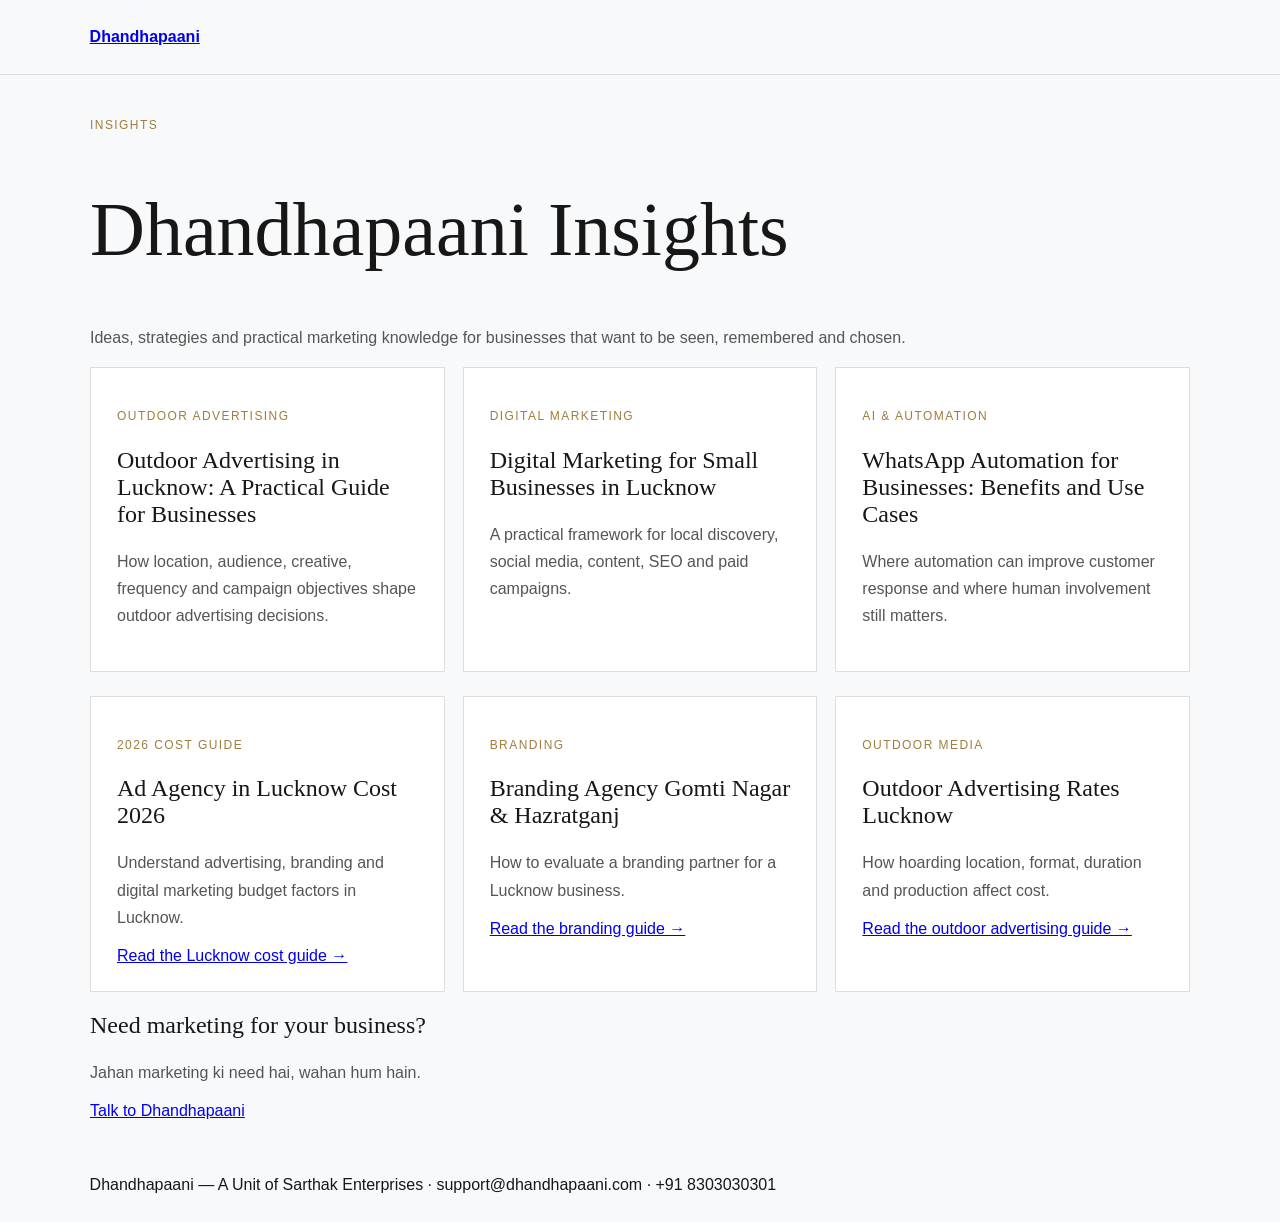
<file: blogs/index.html>
<!doctype html><html lang="en"><head><meta charset="utf-8"><meta name="viewport" content="width=device-width,initial-scale=1"><title>Lucknow Advertising & Digital Marketing Insights | DhandhaPaani</title><meta name="description" content="Practical insights on advertising, outdoor media, digital marketing, SEO, branding and AI automation for Lucknow businesses."><link rel="canonical" href="https://dhandhapaani.com/blogs/"><meta name="robots" content="index,follow,max-image-preview:large,max-snippet:-1,max-video-preview:-1"><meta property="og:type" content="website"><meta property="og:site_name" content="DhandhaPaani.com"><meta property="og:title" content="Lucknow Advertising & Digital Marketing Insights | DhandhaPaani"><meta property="og:description" content="Practical insights on advertising, outdoor media, digital marketing, SEO, branding and AI automation for Lucknow businesses."><meta property="og:url" content="https://dhandhapaani.com/blogs/"><meta property="og:image" content="https://dhandhapaani.com/work/work-01.jpg"><meta name="twitter:card" content="summary_large_image"><meta name="twitter:title" content="Lucknow Advertising & Digital Marketing Insights | DhandhaPaani"><meta name="twitter:description" content="Practical insights on advertising, outdoor media, digital marketing, SEO, branding and AI automation for Lucknow businesses."><meta name="twitter:image" content="https://dhandhapaani.com/work/work-01.jpg"><style>body{font-family:Arial;margin:0;background:#f8f9fa;color:#171717}header,main,footer{padding:28px 7%}header{border-bottom:1px solid #ddd}.wrap{max-width:1100px;margin:auto}h1,h2{font-family:Georgia,serif;font-weight:400}h1{font-size:clamp(44px,7vw,76px)}p{line-height:1.7;color:#555}.grid{display:grid;grid-template-columns:repeat(3,1fr);gap:18px}.card{background:#fff;padding:26px;border:1px solid #ddd}.tag{font-size:12px;letter-spacing:.12em;text-transform:uppercase;color:#a07d3d}@media(max-width:700px){.grid{grid-template-columns:1fr}}</style></head><body><header><a href="/"><b>Dhandhapaani</b></a></header><main class="wrap"><p class="tag">Insights</p><h1>Dhandhapaani Insights</h1><p>Ideas, strategies and practical marketing knowledge for businesses that want to be seen, remembered and chosen.</p><div class="grid"><article class="card"><p class="tag">Outdoor Advertising</p><h2>Outdoor Advertising in Lucknow: A Practical Guide for Businesses</h2><p>How location, audience, creative, frequency and campaign objectives shape outdoor advertising decisions.</p></article><article class="card"><p class="tag">Digital Marketing</p><h2>Digital Marketing for Small Businesses in Lucknow</h2><p>A practical framework for local discovery, social media, content, SEO and paid campaigns.</p></article><article class="card"><p class="tag">AI & Automation</p><h2>WhatsApp Automation for Businesses: Benefits and Use Cases</h2><p>Where automation can improve customer response and where human involvement still matters.</p></article></div><div class="grid" style="margin-top:24px"><article class="card"><p class="tag">2026 Cost Guide</p><h2>Ad Agency in Lucknow Cost 2026</h2><p>Understand advertising, branding and digital marketing budget factors in Lucknow.</p><a href="/blogs/ad-agency-in-lucknow-cost-2026/">Read the Lucknow cost guide →</a></article><article class="card"><p class="tag">Branding</p><h2>Branding Agency Gomti Nagar &amp; Hazratganj</h2><p>How to evaluate a branding partner for a Lucknow business.</p><a href="/blogs/best-branding-agency-gomti-nagar-hazratganj/">Read the branding guide →</a></article><article class="card"><p class="tag">Outdoor Media</p><h2>Outdoor Advertising Rates Lucknow</h2><p>How hoarding location, format, duration and production affect cost.</p><a href="/blogs/outdoor-advertising-rates-lucknow-hoardings/">Read the outdoor advertising guide →</a></article></div><h2>Need marketing for your business?</h2><p>Jahan marketing ki need hai, wahan hum hain.</p><a href="https://wa.me/918303030301">Talk to Dhandhapaani</a></main><footer>Dhandhapaani — A Unit of Sarthak Enterprises · support@dhandhapaani.com · +91 8303030301</footer></body></html>
</file>
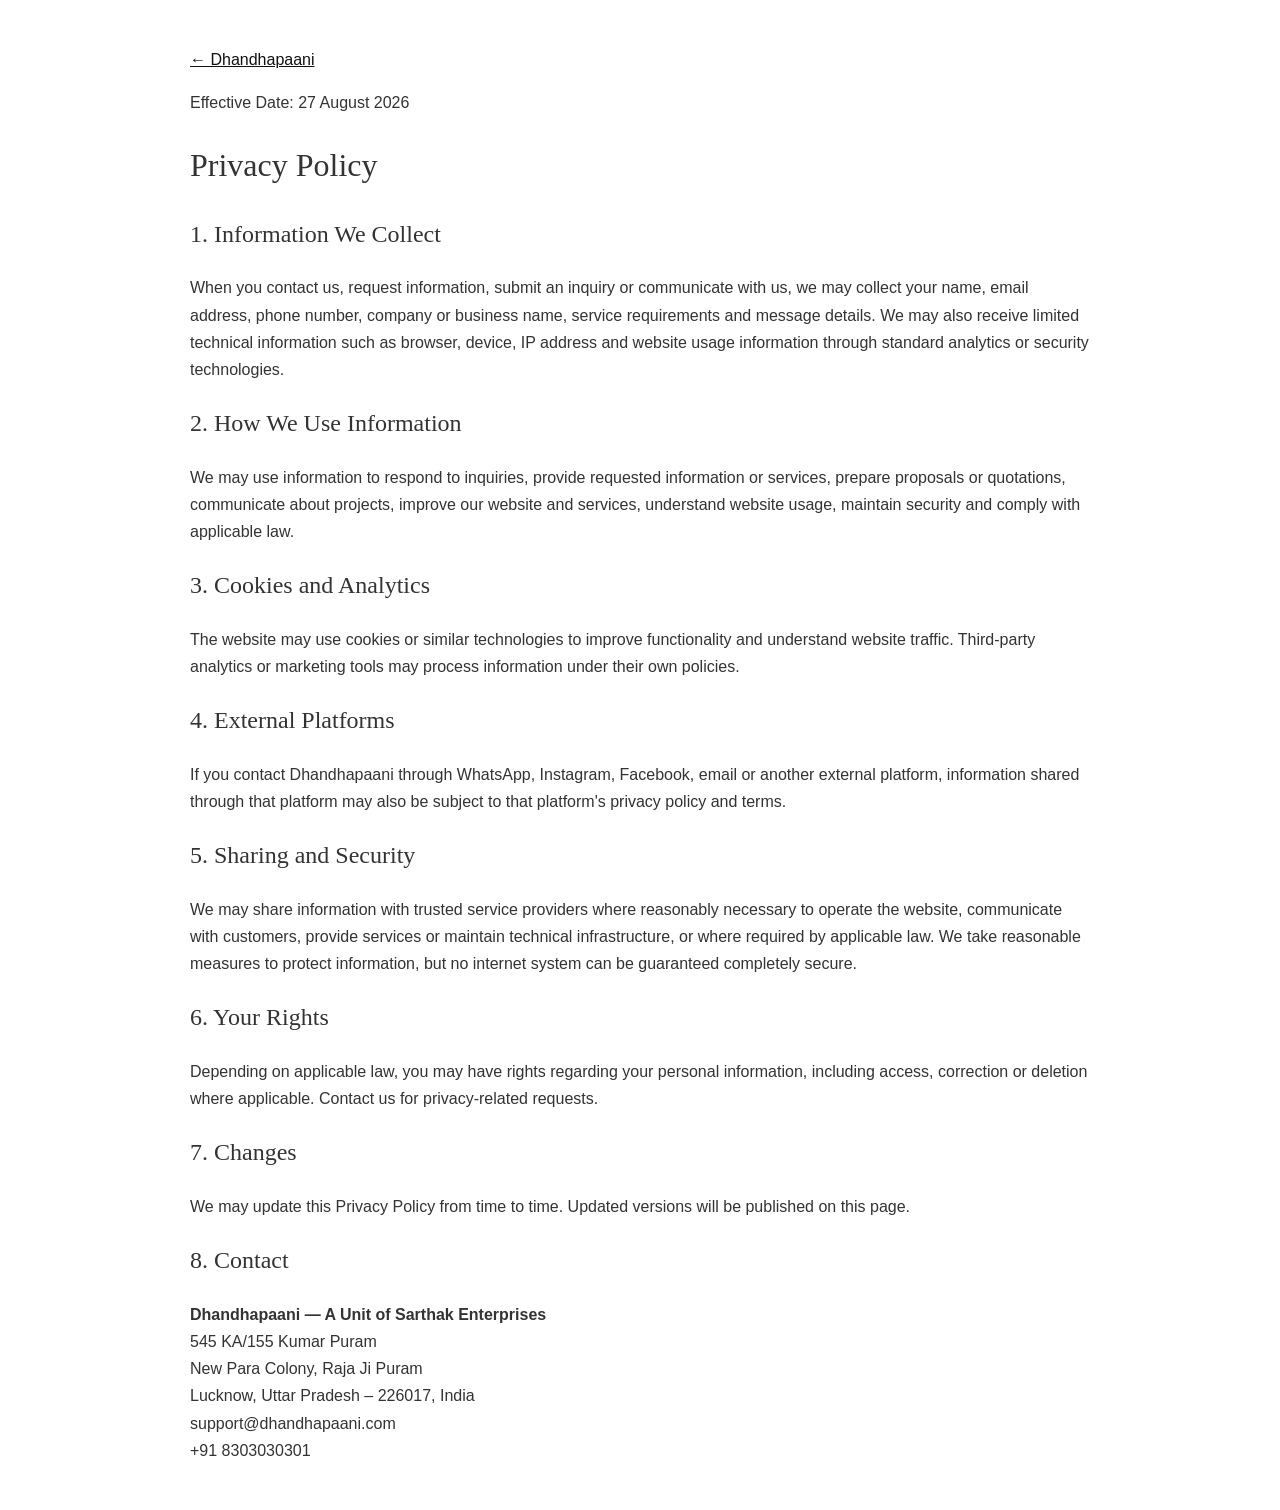
<file: privacy-policy/index.html>
<!doctype html><html lang="en"><head><meta charset="utf-8"><meta name="viewport" content="width=device-width,initial-scale=1"><title>Privacy Policy | Dhandhapaani</title><meta name="description" content="Privacy Policy for Dhandhapaani, a unit of Sarthak Enterprises."><link rel="canonical" href="https://dhandhapaani.com/privacy-policy/"><style>body{font-family:Arial;max-width:900px;margin:auto;padding:30px;line-height:1.7;color:#333}h1,h2{font-family:Georgia,serif;font-weight:400}a{color:#111}</style></head><body><p><a href="/">← Dhandhapaani</a></p><p>Effective Date: 27 August 2026</p><h1>Privacy Policy</h1><h2>1. Information We Collect</h2><p>When you contact us, request information, submit an inquiry or communicate with us, we may collect your name, email address, phone number, company or business name, service requirements and message details. We may also receive limited technical information such as browser, device, IP address and website usage information through standard analytics or security technologies.</p><h2>2. How We Use Information</h2><p>We may use information to respond to inquiries, provide requested information or services, prepare proposals or quotations, communicate about projects, improve our website and services, understand website usage, maintain security and comply with applicable law.</p><h2>3. Cookies and Analytics</h2><p>The website may use cookies or similar technologies to improve functionality and understand website traffic. Third-party analytics or marketing tools may process information under their own policies.</p><h2>4. External Platforms</h2><p>If you contact Dhandhapaani through WhatsApp, Instagram, Facebook, email or another external platform, information shared through that platform may also be subject to that platform's privacy policy and terms.</p><h2>5. Sharing and Security</h2><p>We may share information with trusted service providers where reasonably necessary to operate the website, communicate with customers, provide services or maintain technical infrastructure, or where required by applicable law. We take reasonable measures to protect information, but no internet system can be guaranteed completely secure.</p><h2>6. Your Rights</h2><p>Depending on applicable law, you may have rights regarding your personal information, including access, correction or deletion where applicable. Contact us for privacy-related requests.</p><h2>7. Changes</h2><p>We may update this Privacy Policy from time to time. Updated versions will be published on this page.</p><h2>8. Contact</h2><p><b>Dhandhapaani — A Unit of Sarthak Enterprises</b><br>545 KA/155 Kumar Puram<br>New Para Colony, Raja Ji Puram<br>Lucknow, Uttar Pradesh – 226017, India<br>support@dhandhapaani.com<br>+91 8303030301</p></body></html>
</file>
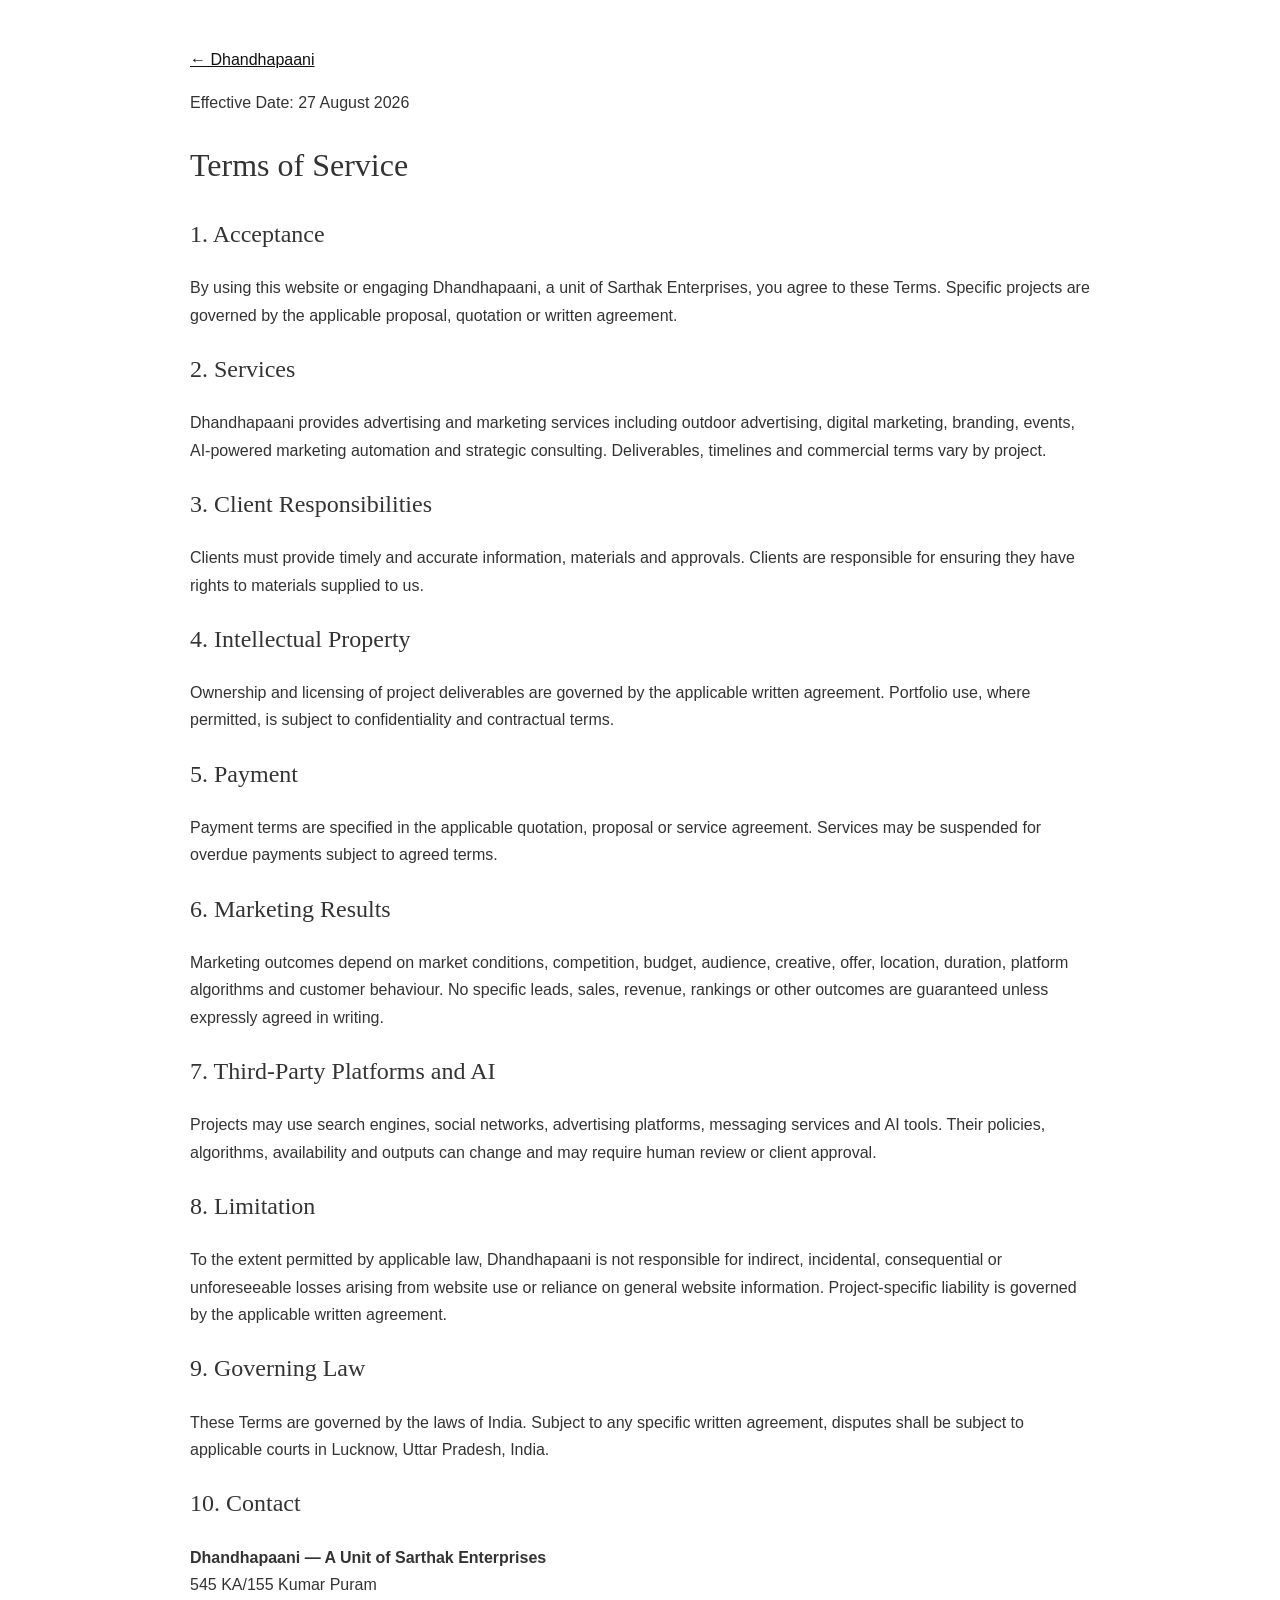
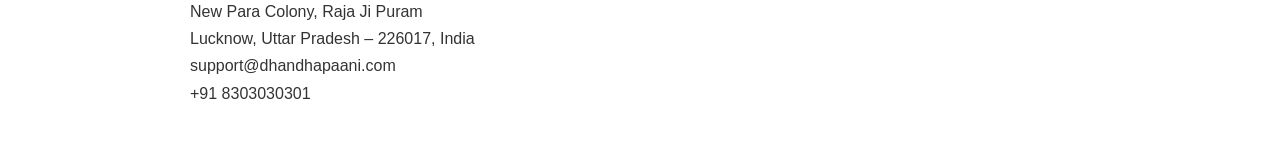
<file: terms-of-service/index.html>
<!doctype html><html lang="en"><head><meta charset="utf-8"><meta name="viewport" content="width=device-width,initial-scale=1"><title>Terms of Service | Dhandhapaani</title><meta name="description" content="Terms of Service for Dhandhapaani, a unit of Sarthak Enterprises."><link rel="canonical" href="https://dhandhapaani.com/terms-of-service/"><style>body{font-family:Arial;max-width:900px;margin:auto;padding:30px;line-height:1.7;color:#333}h1,h2{font-family:Georgia,serif;font-weight:400}a{color:#111}</style></head><body><p><a href="/">← Dhandhapaani</a></p><p>Effective Date: 27 August 2026</p><h1>Terms of Service</h1><h2>1. Acceptance</h2><p>By using this website or engaging Dhandhapaani, a unit of Sarthak Enterprises, you agree to these Terms. Specific projects are governed by the applicable proposal, quotation or written agreement.</p><h2>2. Services</h2><p>Dhandhapaani provides advertising and marketing services including outdoor advertising, digital marketing, branding, events, AI-powered marketing automation and strategic consulting. Deliverables, timelines and commercial terms vary by project.</p><h2>3. Client Responsibilities</h2><p>Clients must provide timely and accurate information, materials and approvals. Clients are responsible for ensuring they have rights to materials supplied to us.</p><h2>4. Intellectual Property</h2><p>Ownership and licensing of project deliverables are governed by the applicable written agreement. Portfolio use, where permitted, is subject to confidentiality and contractual terms.</p><h2>5. Payment</h2><p>Payment terms are specified in the applicable quotation, proposal or service agreement. Services may be suspended for overdue payments subject to agreed terms.</p><h2>6. Marketing Results</h2><p>Marketing outcomes depend on market conditions, competition, budget, audience, creative, offer, location, duration, platform algorithms and customer behaviour. No specific leads, sales, revenue, rankings or other outcomes are guaranteed unless expressly agreed in writing.</p><h2>7. Third-Party Platforms and AI</h2><p>Projects may use search engines, social networks, advertising platforms, messaging services and AI tools. Their policies, algorithms, availability and outputs can change and may require human review or client approval.</p><h2>8. Limitation</h2><p>To the extent permitted by applicable law, Dhandhapaani is not responsible for indirect, incidental, consequential or unforeseeable losses arising from website use or reliance on general website information. Project-specific liability is governed by the applicable written agreement.</p><h2>9. Governing Law</h2><p>These Terms are governed by the laws of India. Subject to any specific written agreement, disputes shall be subject to applicable courts in Lucknow, Uttar Pradesh, India.</p><h2>10. Contact</h2><p><b>Dhandhapaani — A Unit of Sarthak Enterprises</b><br>545 KA/155 Kumar Puram<br>New Para Colony, Raja Ji Puram<br>Lucknow, Uttar Pradesh – 226017, India<br>support@dhandhapaani.com<br>+91 8303030301</p></body></html>
</file>
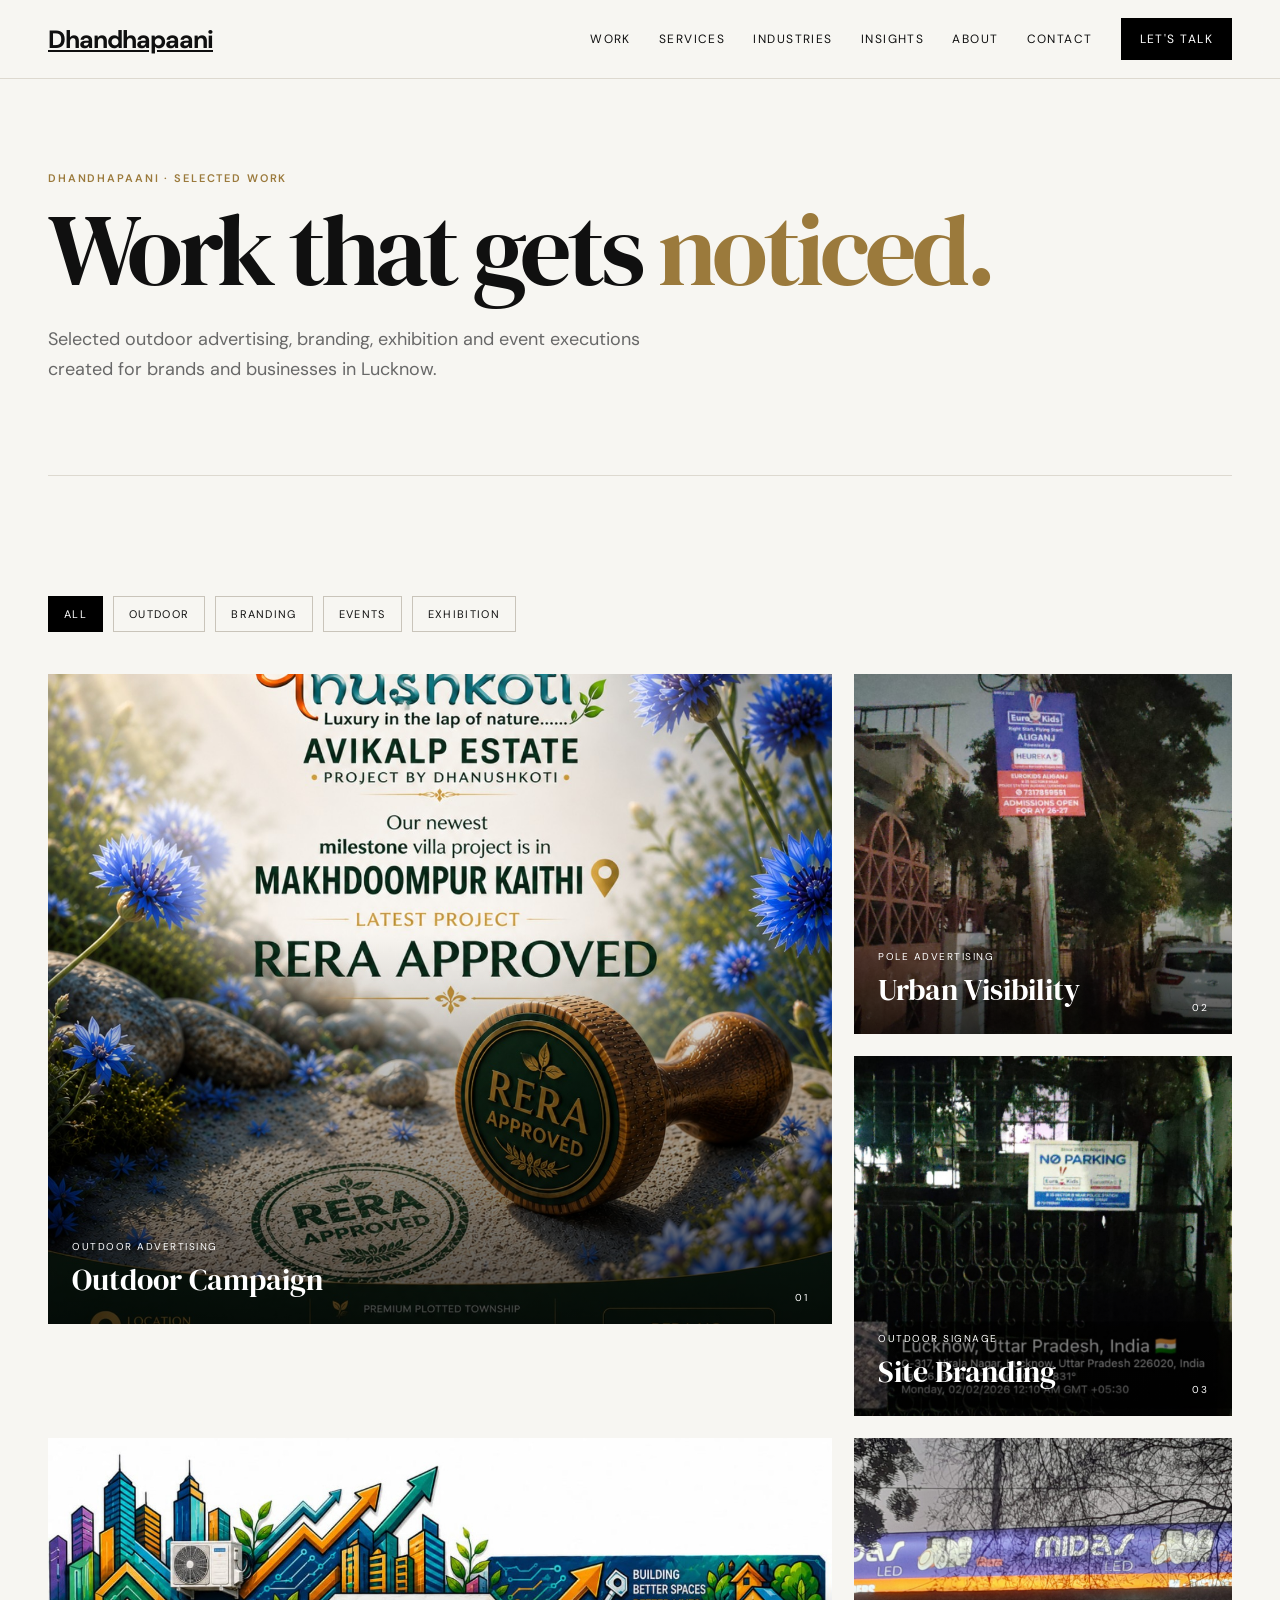
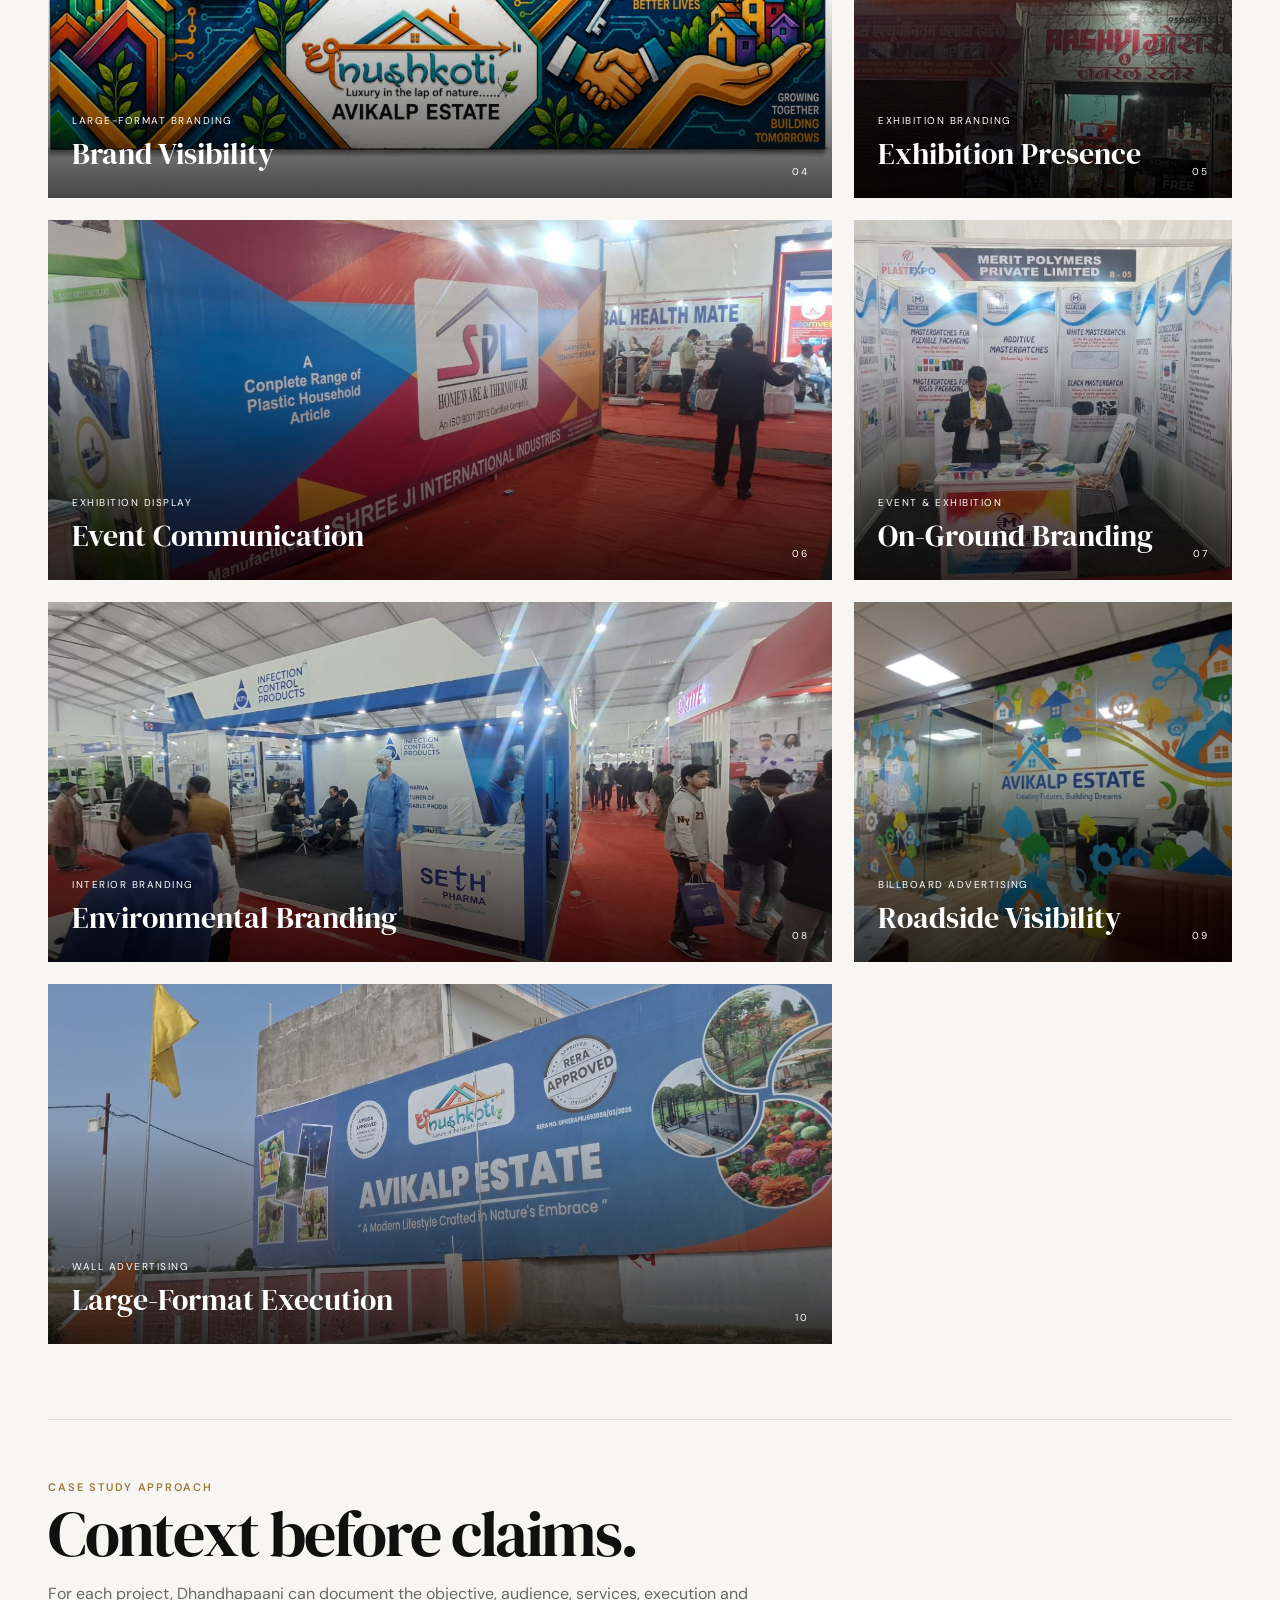
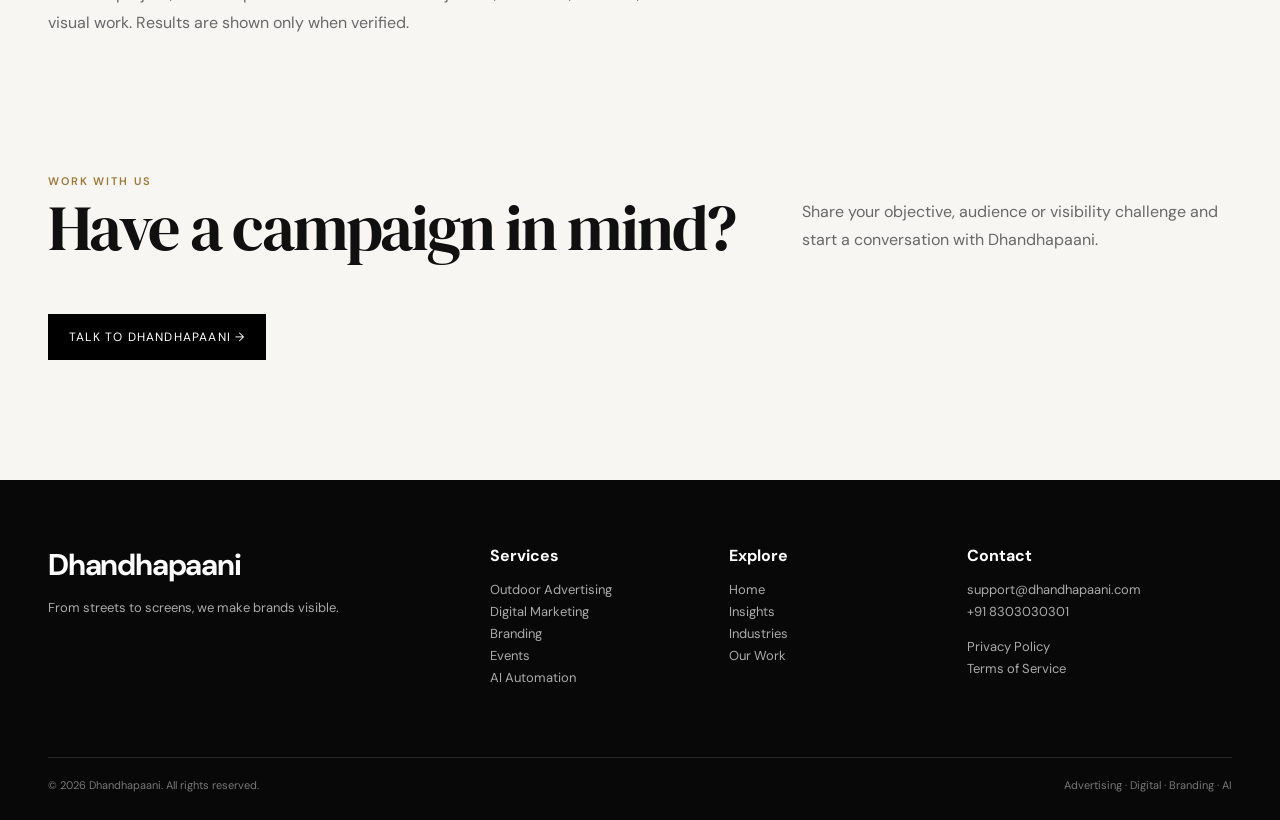
<file: work/index.html>
<!doctype html>
<html lang="en">
<head>
<meta charset="utf-8">
<meta name="viewport" content="width=device-width,initial-scale=1">
<title>Dhandhapaani | Our Work</title>
<meta name="description" content="Selected outdoor advertising, branding, exhibition and event work by Dhandhapaani.">
<link rel="canonical" href="https://dhandhapaani.com/work/">
<link rel="stylesheet" href="/styles.css">
<style>
.workintro{padding:92px 0 72px;border-bottom:1px solid var(--line)}
.workintro h1{font:400 clamp(58px,8vw,110px)/.9 'DM Serif Display',Georgia,serif;letter-spacing:-.045em;margin:18px 0 30px}
.workintro h1 em{color:var(--gold);font-style:normal}
.workfilter{display:flex;gap:10px;flex-wrap:wrap;margin-bottom:42px}
.workfilter span{border:1px solid #c9c4ba;padding:10px 15px;font-size:11px;text-transform:uppercase;letter-spacing:.12em}
.workfilter span:first-child{background:#000;color:#fff;border-color:#000}
.workgrid.ten{display:grid;grid-template-columns:1.35fr .65fr;gap:22px}
.workgrid.ten .workcard{height:360px}
.workgrid.ten .workcard.feature{height:650px}
.workgrid.ten .workstack{display:grid;grid-template-columns:1fr;gap:22px}
.workgrid.ten .workcard img{object-position:center}
.workgrid.ten .workcard:nth-child(3n) img{object-position:center}
.worknote{border-top:1px solid var(--line);margin-top:75px;padding-top:60px}
.worknote h2{font:400 clamp(42px,5vw,70px)/.95 'DM Serif Display',Georgia,serif;letter-spacing:-.035em;margin:10px 0}
.worknote p{max-width:700px;color:var(--muted);line-height:1.8}
@media(max-width:900px){
 .workintro{padding:60px 0 50px}
 .workgrid.ten{grid-template-columns:1fr}
 .workgrid.ten .workcard.feature{height:480px}
 .workgrid.ten .workcard{height:300px}
}
@media(max-width:520px){
 .workintro h1{font-size:58px}
 .workgrid.ten .workcard.feature{height:390px}
 .workgrid.ten .workcard{height:260px}
 .worknote{margin-top:55px;padding-top:45px}
}
</style>
</head>
<body>
<header class="nav">
  <div class="wrap navin">
    <a class="brand" href="/">Dhandhapaani</a>
    <nav class="links">
      <a href="/work/">Work</a>
      <a href="/#services">Services</a>
      <a href="/#industries">Industries</a>
      <a href="/blogs/">Insights</a>
      <a href="/#about">About</a>
      <a href="/#contact">Contact</a>
      <a class="talk" href="https://wa.me/918303030301">Let's Talk</a>
    </nav>
  </div>
</header>

<main>
<section class="workintro wrap">
  <div class="eyebrow">Dhandhapaani · Selected Work</div>
  <h1>Work that gets <em>noticed.</em></h1>
  <p class="lead">Selected outdoor advertising, branding, exhibition and event executions created for brands and businesses in Lucknow.</p>
</section>

<section class="section wrap">
  <div class="workfilter">
    <span>All</span><span>Outdoor</span><span>Branding</span><span>Events</span><span>Exhibition</span>
  </div>

  <div class="workgrid ten">
    <article class="workcard feature">
      <img src="/work/work-01.jpg" alt="Outdoor advertising campaign in Lucknow" width="1366" height="1536" loading="eager" decoding="async">
      <div class="workmeta"><div><span>Outdoor Advertising</span><h3>Outdoor Campaign</h3></div><span>01</span></div>
    </article>
    <div class="workstack">
      <article class="workcard">
        <img src="/work/work-02.jpg" alt="Pole advertising installation in Lucknow" width="864" height="1536" loading="lazy" decoding="async">
        <div class="workmeta"><div><span>Pole Advertising</span><h3>Urban Visibility</h3></div><span>02</span></div>
      </article>
      <article class="workcard">
        <img src="/work/work-03.jpg" alt="Outdoor signage installation in Lucknow" width="1536" height="864" loading="lazy" decoding="async">
        <div class="workmeta"><div><span>Outdoor Signage</span><h3>Site Branding</h3></div><span>03</span></div>
      </article>
    </div>

    <article class="workcard">
      <img src="/work/work-04.jpg" alt="Large-format advertising display in Lucknow" width="1536" height="864" loading="lazy" decoding="async">
      <div class="workmeta"><div><span>Large-Format Branding</span><h3>Brand Visibility</h3></div><span>04</span></div>
    </article>
    <article class="workcard">
      <img src="/work/work-05.jpg" alt="Exhibition booth branding in Lucknow" width="1536" height="1152" loading="lazy" decoding="async">
      <div class="workmeta"><div><span>Exhibition Branding</span><h3>Exhibition Presence</h3></div><span>05</span></div>
    </article>
    <article class="workcard">
      <img src="/work/work-06.jpg" alt="Exhibition event display in Lucknow" width="1536" height="709" loading="lazy" decoding="async">
      <div class="workmeta"><div><span>Exhibition Display</span><h3>Event Communication</h3></div><span>06</span></div>
    </article>
    <article class="workcard">
      <img src="/work/work-07.jpg" alt="Branded exhibition environment in Lucknow" width="1536" height="709" loading="lazy" decoding="async">
      <div class="workmeta"><div><span>Event & Exhibition</span><h3>On-Ground Branding</h3></div><span>07</span></div>
    </article>
    <article class="workcard">
      <img src="/work/work-08.jpg" alt="Interior wall branding installation in Lucknow" width="1536" height="709" loading="lazy" decoding="async">
      <div class="workmeta"><div><span>Interior Branding</span><h3>Environmental Branding</h3></div><span>08</span></div>
    </article>
    <article class="workcard">
      <img src="/work/work-09.jpg" alt="Outdoor billboard advertising in Lucknow" width="1536" height="877" loading="lazy" decoding="async">
      <div class="workmeta"><div><span>Billboard Advertising</span><h3>Roadside Visibility</h3></div><span>09</span></div>
    </article>
    <article class="workcard">
      <img src="/work/work-10.jpg" alt="Outdoor wall advertising execution in Lucknow" width="1536" height="864" loading="lazy" decoding="async">
      <div class="workmeta"><div><span>Wall Advertising</span><h3>Large-Format Execution</h3></div><span>10</span></div>
    </article>
  </div>

  <div class="worknote">
    <div class="eyebrow">Case study approach</div>
    <h2>Context before claims.</h2>
    <p>For each project, Dhandhapaani can document the objective, audience, services, execution and visual work. Results are shown only when verified.</p>
  </div>
</section>

<section class="section wrap" style="padding-top:0">
  <div class="sectionhead">
    <div><div class="eyebrow">Work with us</div><h2>Have a campaign in mind?</h2></div>
    <p>Share your objective, audience or visibility challenge and start a conversation with Dhandhapaani.</p>
  </div>
  <a class="button" href="https://wa.me/918303030301">Talk to Dhandhapaani →</a>
</section>
</main>

<footer class="footer">
  <div class="wrap footergrid">
    <div><div class="brand">Dhandhapaani</div><p>From streets to screens, we make brands visible.</p></div>
    <div><strong>Services</strong><p><a href="/outdoor-advertising/">Outdoor Advertising</a><br><a href="/digital-marketing-ai/">Digital Marketing</a><br>Branding<br>Events<br>AI Automation</p></div>
    <div><strong>Explore</strong><p><a href="/">Home</a><br><a href="/blogs/">Insights</a><br><a href="/#industries">Industries</a><br><a href="/work/">Our Work</a></p></div>
    <div><strong>Contact</strong><p><a href="mailto:support@dhandhapaani.com">support@dhandhapaani.com</a><br><a href="https://wa.me/918303030301">+91 8303030301</a></p><p><a href="/privacy-policy/">Privacy Policy</a><br><a href="/terms-of-service/">Terms of Service</a></p></div>
  </div>
  <div class="wrap legal"><span>© 2026 Dhandhapaani. All rights reserved.</span><span>Advertising · Digital · Branding · AI</span></div>
</footer>
</body>
</html>
</file>
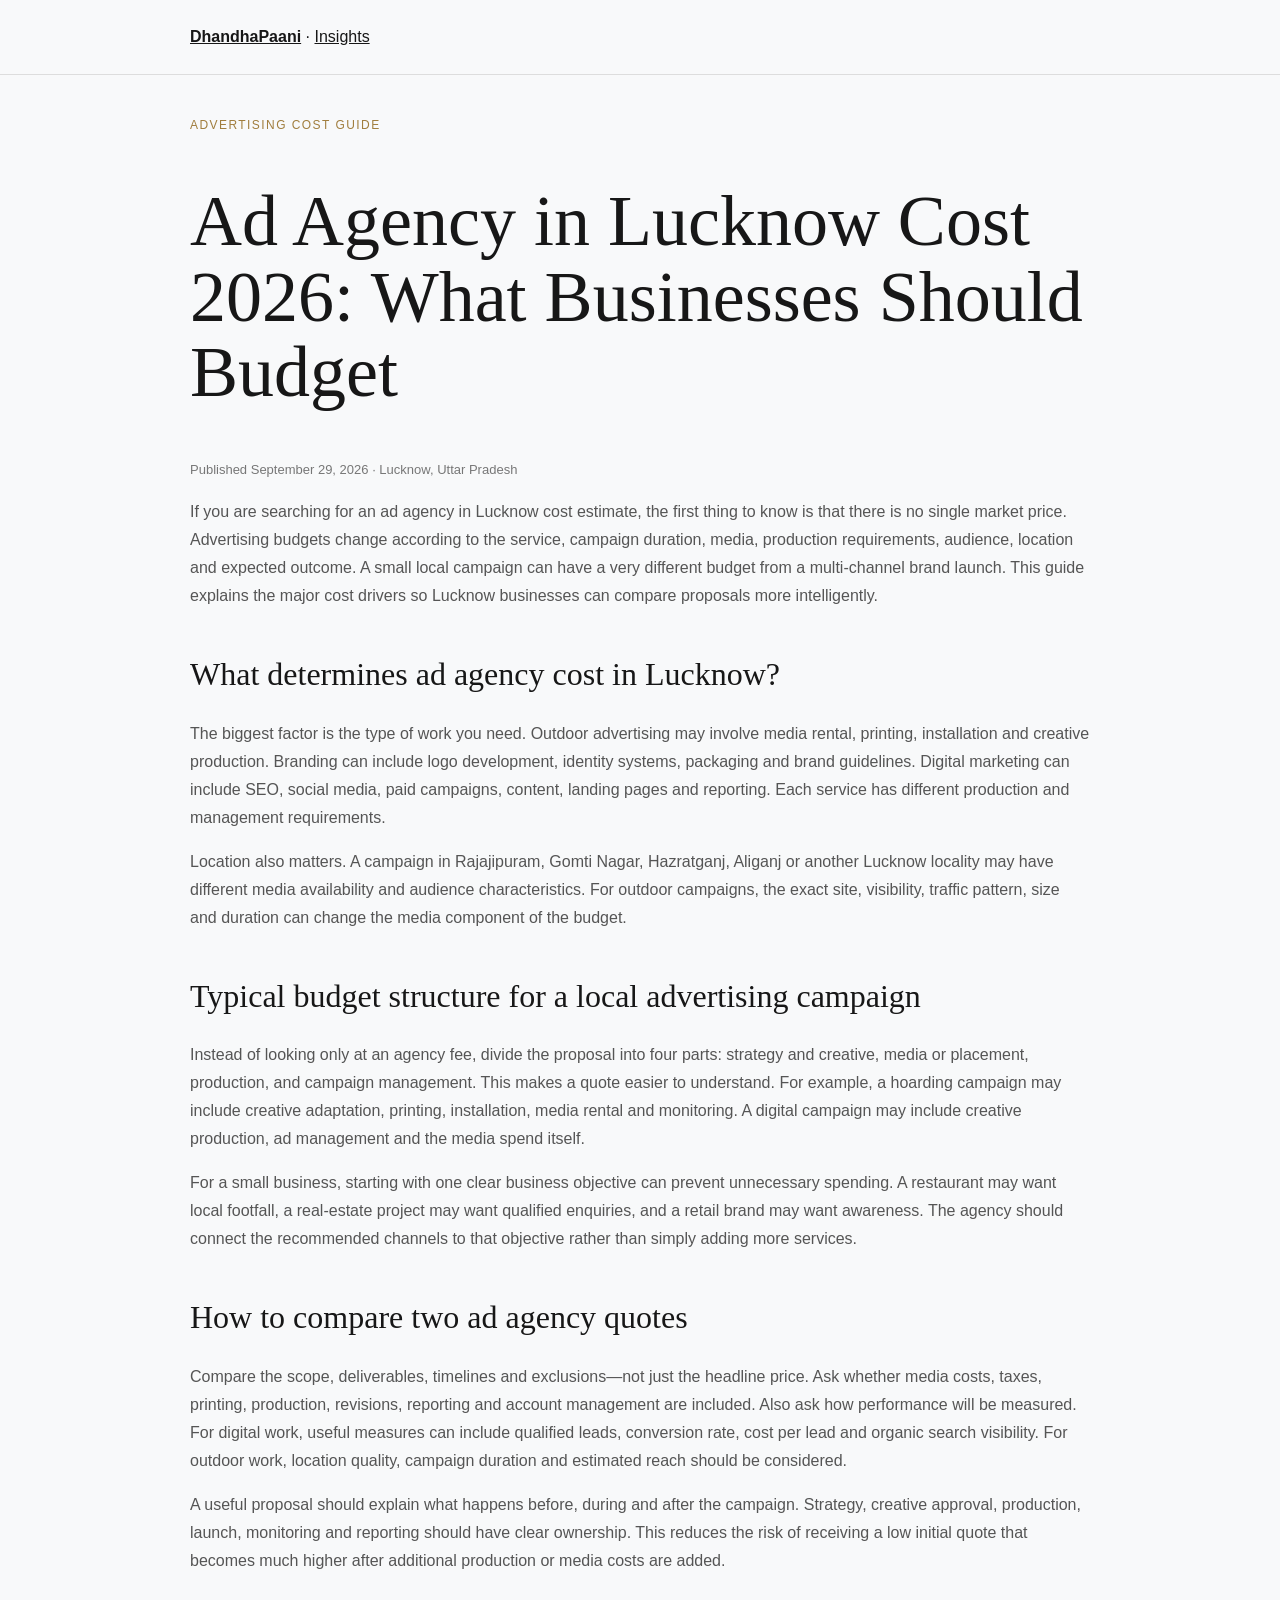
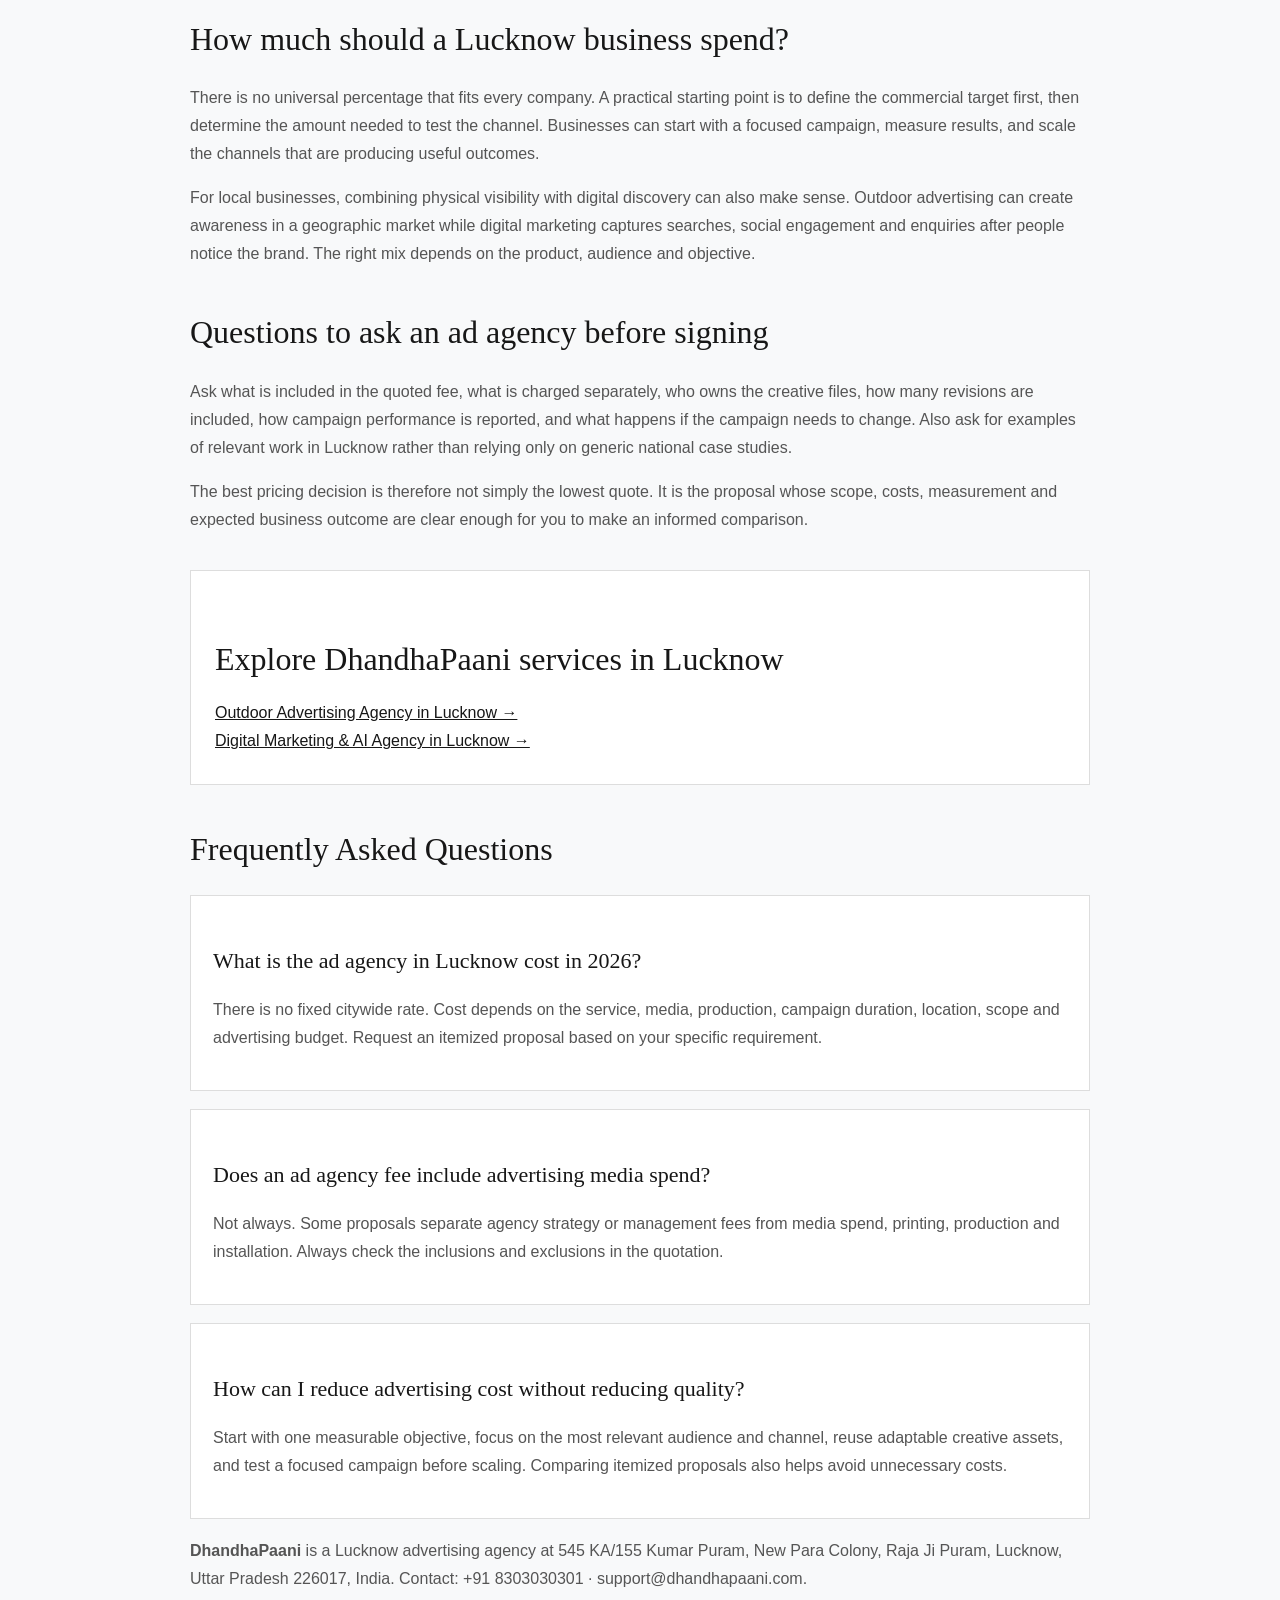
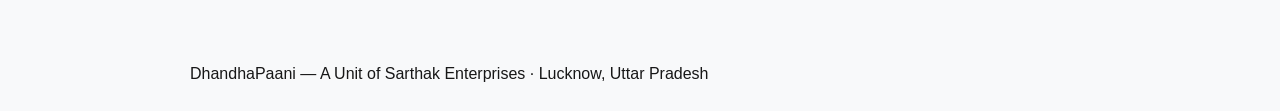
<file: blogs/ad-agency-in-lucknow-cost-2026/index.html>
<!doctype html><html lang="en"><head><meta charset="utf-8"><meta name="viewport" content="width=device-width,initial-scale=1"><title>Ad Agency in Lucknow Cost 2026: Pricing, Services & Budget Guide | DhandhaPaani</title><meta name="description" content="Ad agency in Lucknow cost guide for 2026: understand what affects advertising, branding, digital marketing, creative and campaign pricing in Lucknow."><link rel="canonical" href="https://dhandhapaani.com/blogs/ad-agency-in-lucknow-cost-2026/"><meta name="robots" content="index,follow,max-image-preview:large,max-snippet:-1,max-video-preview:-1"><meta property="og:type" content="article"><meta property="og:site_name" content="DhandhaPaani.com"><meta property="og:title" content="Ad Agency in Lucknow Cost 2026: Pricing, Services & Budget Guide | DhandhaPaani"><meta property="og:description" content="Ad agency in Lucknow cost guide for 2026: understand what affects advertising, branding, digital marketing, creative and campaign pricing in Lucknow."><meta property="og:url" content="https://dhandhapaani.com/blogs/ad-agency-in-lucknow-cost-2026/"><meta property="og:image" content="https://dhandhapaani.com/work/work-01.jpg"><script type="application/ld+json">{"@context":"https://schema.org","@type":"FAQPage","mainEntity":[{"@type":"Question","name":"What is the ad agency in Lucknow cost in 2026?","acceptedAnswer":{"@type":"Answer","text":"There is no fixed citywide rate. Cost depends on the service, media, production, campaign duration, location, scope and advertising budget. Request an itemized proposal based on your specific requirement."}},{"@type":"Question","name":"Does an ad agency fee include advertising media spend?","acceptedAnswer":{"@type":"Answer","text":"Not always. Some proposals separate agency strategy or management fees from media spend, printing, production and installation. Always check the inclusions and exclusions in the quotation."}},{"@type":"Question","name":"How can I reduce advertising cost without reducing quality?","acceptedAnswer":{"@type":"Answer","text":"Start with one measurable objective, focus on the most relevant audience and channel, reuse adaptable creative assets, and test a focused campaign before scaling. Comparing itemized proposals also helps avoid unnecessary costs."}}]}</script><style>body{font-family:Arial,sans-serif;margin:0;background:#f8f9fa;color:#171717}header,main,footer{padding:28px 7%}.wrap{max-width:900px;margin:auto}header{border-bottom:1px solid #ddd}a{color:#171717}h1,h2,h3{font-family:Georgia,serif;font-weight:400}h1{font-size:clamp(42px,7vw,72px);line-height:1.05}h2{font-size:32px;margin-top:46px}h3{font-size:22px;margin-top:30px}p,li{line-height:1.75;color:#555}.tag{font-size:12px;letter-spacing:.12em;text-transform:uppercase;color:#a07d3d}.answer{background:#fff;border:1px solid #ddd;padding:22px;margin:18px 0}.links{background:#fff;border:1px solid #ddd;padding:24px;margin-top:36px}.links a{display:block;margin:10px 0}.date{font-size:13px;color:#777}@media(max-width:700px){header,main,footer{padding:22px 6%}}</style></head><body><header><div class="wrap"><a href="/"><b>DhandhaPaani</b></a> · <a href="/blogs/">Insights</a></div></header><main class="wrap"><p class="tag">Advertising Cost Guide</p><h1>Ad Agency in Lucknow Cost 2026: What Businesses Should Budget</h1><p class="date">Published September 29, 2026 · Lucknow, Uttar Pradesh</p><p>If you are searching for an ad agency in Lucknow cost estimate, the first thing to know is that there is no single market price. Advertising budgets change according to the service, campaign duration, media, production requirements, audience, location and expected outcome. A small local campaign can have a very different budget from a multi-channel brand launch. This guide explains the major cost drivers so Lucknow businesses can compare proposals more intelligently.</p><section><h2>What determines ad agency cost in Lucknow?</h2><p>The biggest factor is the type of work you need. Outdoor advertising may involve media rental, printing, installation and creative production. Branding can include logo development, identity systems, packaging and brand guidelines. Digital marketing can include SEO, social media, paid campaigns, content, landing pages and reporting. Each service has different production and management requirements.</p><p>Location also matters. A campaign in Rajajipuram, Gomti Nagar, Hazratganj, Aliganj or another Lucknow locality may have different media availability and audience characteristics. For outdoor campaigns, the exact site, visibility, traffic pattern, size and duration can change the media component of the budget.</p></section><section><h2>Typical budget structure for a local advertising campaign</h2><p>Instead of looking only at an agency fee, divide the proposal into four parts: strategy and creative, media or placement, production, and campaign management. This makes a quote easier to understand. For example, a hoarding campaign may include creative adaptation, printing, installation, media rental and monitoring. A digital campaign may include creative production, ad management and the media spend itself.</p><p>For a small business, starting with one clear business objective can prevent unnecessary spending. A restaurant may want local footfall, a real-estate project may want qualified enquiries, and a retail brand may want awareness. The agency should connect the recommended channels to that objective rather than simply adding more services.</p></section><section><h2>How to compare two ad agency quotes</h2><p>Compare the scope, deliverables, timelines and exclusions—not just the headline price. Ask whether media costs, taxes, printing, production, revisions, reporting and account management are included. Also ask how performance will be measured. For digital work, useful measures can include qualified leads, conversion rate, cost per lead and organic search visibility. For outdoor work, location quality, campaign duration and estimated reach should be considered.</p><p>A useful proposal should explain what happens before, during and after the campaign. Strategy, creative approval, production, launch, monitoring and reporting should have clear ownership. This reduces the risk of receiving a low initial quote that becomes much higher after additional production or media costs are added.</p></section><section><h2>How much should a Lucknow business spend?</h2><p>There is no universal percentage that fits every company. A practical starting point is to define the commercial target first, then determine the amount needed to test the channel. Businesses can start with a focused campaign, measure results, and scale the channels that are producing useful outcomes.</p><p>For local businesses, combining physical visibility with digital discovery can also make sense. Outdoor advertising can create awareness in a geographic market while digital marketing captures searches, social engagement and enquiries after people notice the brand. The right mix depends on the product, audience and objective.</p></section><section><h2>Questions to ask an ad agency before signing</h2><p>Ask what is included in the quoted fee, what is charged separately, who owns the creative files, how many revisions are included, how campaign performance is reported, and what happens if the campaign needs to change. Also ask for examples of relevant work in Lucknow rather than relying only on generic national case studies.</p><p>The best pricing decision is therefore not simply the lowest quote. It is the proposal whose scope, costs, measurement and expected business outcome are clear enough for you to make an informed comparison.</p></section><section class="links"><h2>Explore DhandhaPaani services in Lucknow</h2><a href="/outdoor-advertising/">Outdoor Advertising Agency in Lucknow →</a><a href="/digital-marketing-ai/">Digital Marketing &amp; AI Agency in Lucknow →</a></section><section><h2>Frequently Asked Questions</h2><div class="answer"><h3>What is the ad agency in Lucknow cost in 2026?</h3><p>There is no fixed citywide rate. Cost depends on the service, media, production, campaign duration, location, scope and advertising budget. Request an itemized proposal based on your specific requirement.</p></div><div class="answer"><h3>Does an ad agency fee include advertising media spend?</h3><p>Not always. Some proposals separate agency strategy or management fees from media spend, printing, production and installation. Always check the inclusions and exclusions in the quotation.</p></div><div class="answer"><h3>How can I reduce advertising cost without reducing quality?</h3><p>Start with one measurable objective, focus on the most relevant audience and channel, reuse adaptable creative assets, and test a focused campaign before scaling. Comparing itemized proposals also helps avoid unnecessary costs.</p></div></section><p><strong>DhandhaPaani</strong> is a Lucknow advertising agency at 545 KA/155 Kumar Puram, New Para Colony, Raja Ji Puram, Lucknow, Uttar Pradesh 226017, India. Contact: +91 8303030301 · support@dhandhapaani.com.</p></main><footer><div class="wrap">DhandhaPaani — A Unit of Sarthak Enterprises · Lucknow, Uttar Pradesh</div></footer></body></html>
</file>
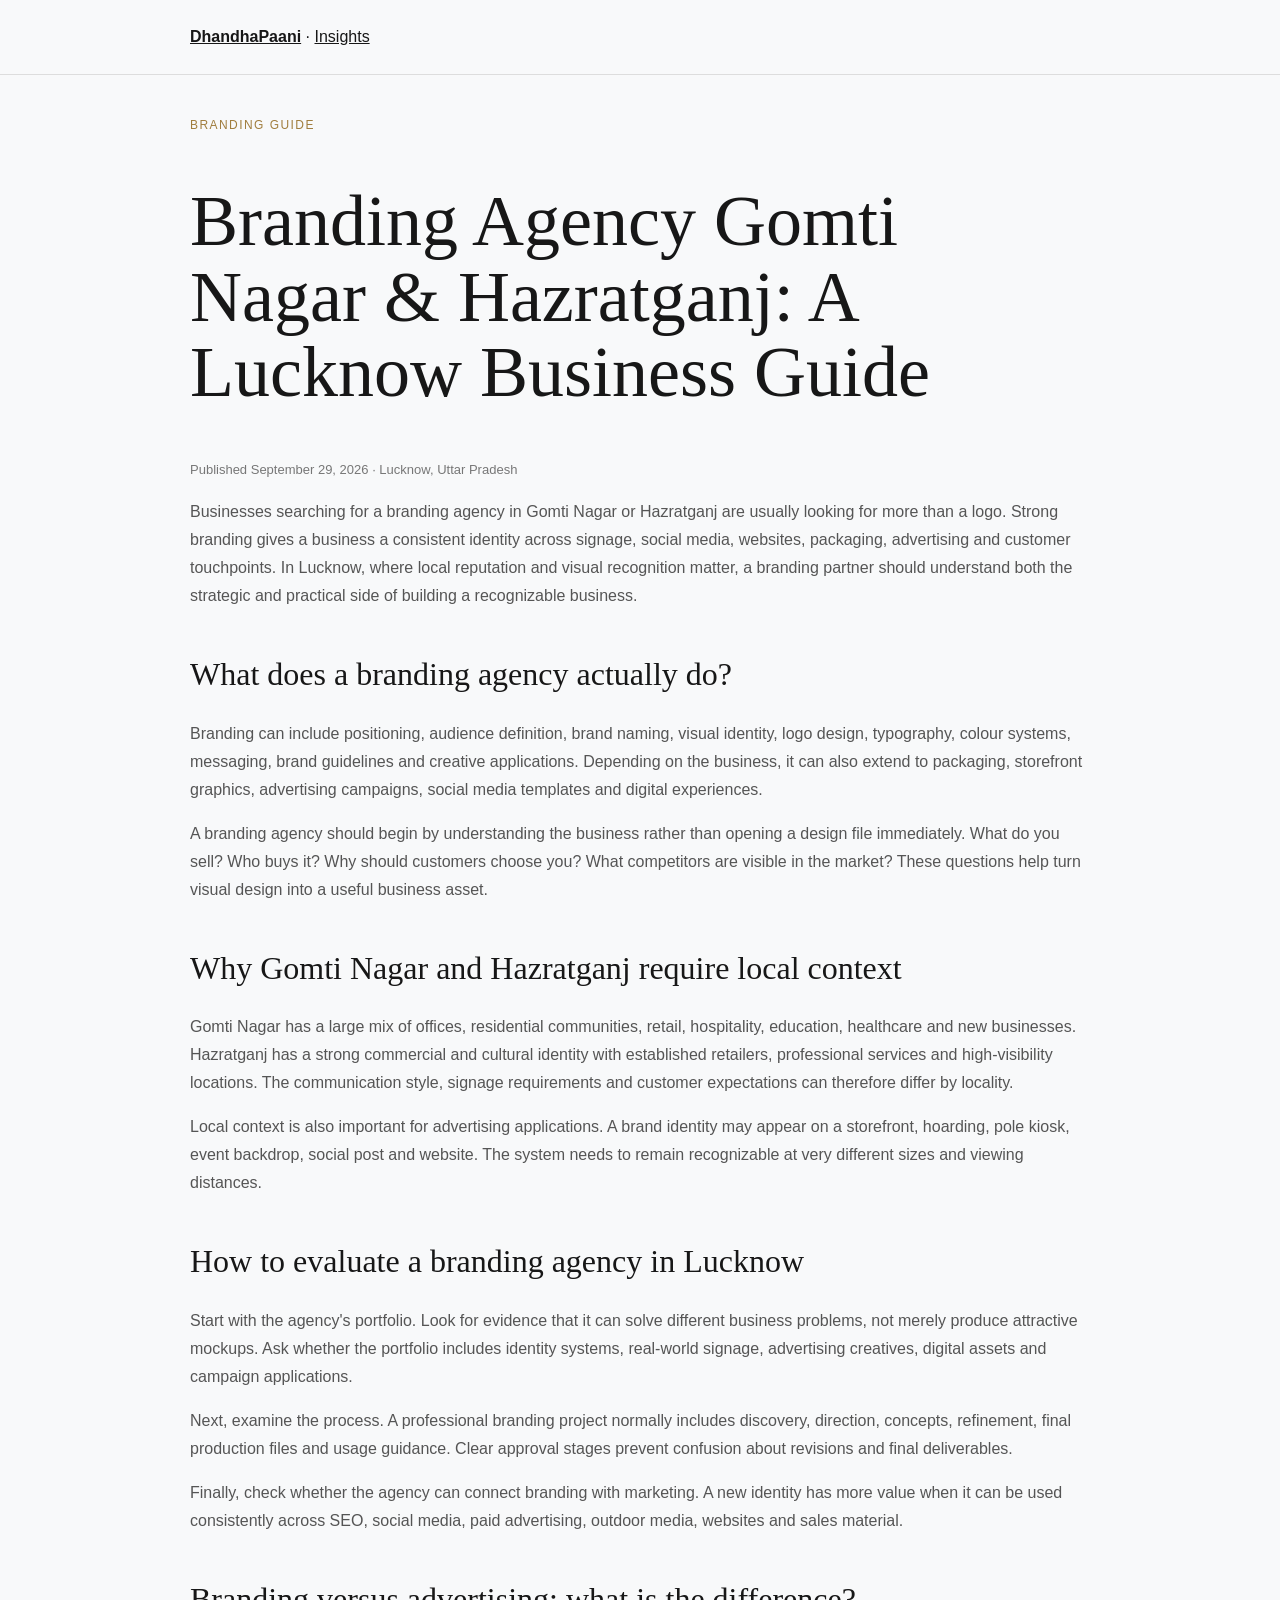
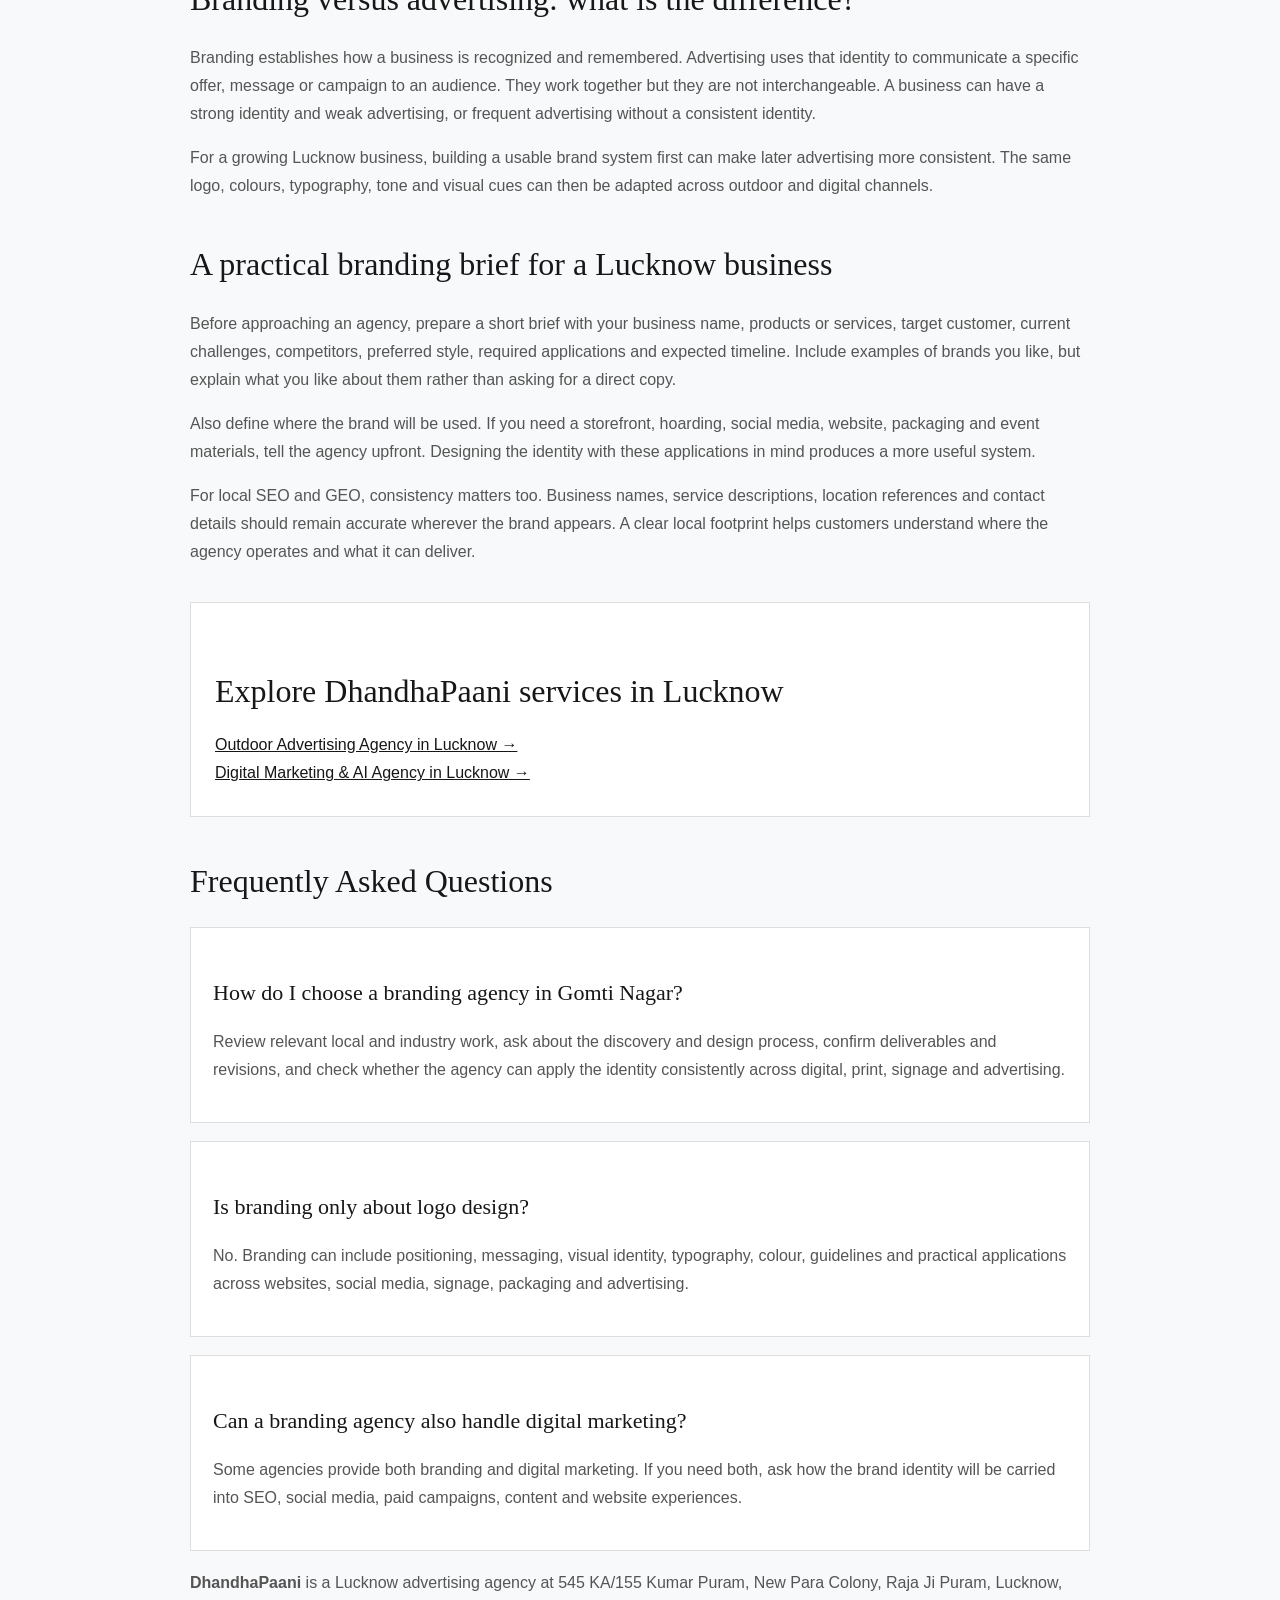
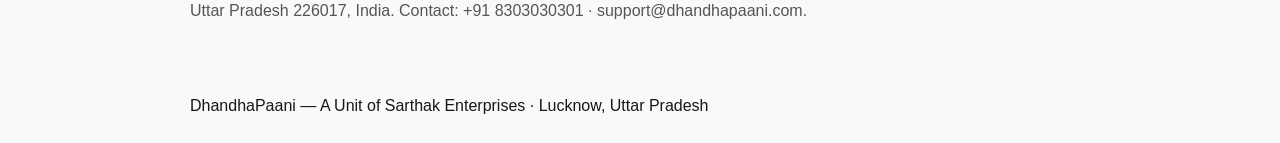
<file: blogs/best-branding-agency-gomti-nagar-hazratganj/index.html>
<!doctype html><html lang="en"><head><meta charset="utf-8"><meta name="viewport" content="width=device-width,initial-scale=1"><title>Branding Agency Gomti Nagar & Hazratganj: How to Choose in Lucknow | DhandhaPaani</title><meta name="description" content="Looking for a branding agency in Gomti Nagar or Hazratganj? Learn how to evaluate brand strategy, identity, creative, digital and local market expertise in Lucknow."><link rel="canonical" href="https://dhandhapaani.com/blogs/best-branding-agency-gomti-nagar-hazratganj/"><meta name="robots" content="index,follow,max-image-preview:large,max-snippet:-1,max-video-preview:-1"><meta property="og:type" content="article"><meta property="og:site_name" content="DhandhaPaani.com"><meta property="og:title" content="Branding Agency Gomti Nagar & Hazratganj: How to Choose in Lucknow | DhandhaPaani"><meta property="og:description" content="Looking for a branding agency in Gomti Nagar or Hazratganj? Learn how to evaluate brand strategy, identity, creative, digital and local market expertise in Lucknow."><meta property="og:url" content="https://dhandhapaani.com/blogs/best-branding-agency-gomti-nagar-hazratganj/"><meta property="og:image" content="https://dhandhapaani.com/work/work-01.jpg"><script type="application/ld+json">{"@context":"https://schema.org","@type":"FAQPage","mainEntity":[{"@type":"Question","name":"How do I choose a branding agency in Gomti Nagar?","acceptedAnswer":{"@type":"Answer","text":"Review relevant local and industry work, ask about the discovery and design process, confirm deliverables and revisions, and check whether the agency can apply the identity consistently across digital, print, signage and advertising."}},{"@type":"Question","name":"Is branding only about logo design?","acceptedAnswer":{"@type":"Answer","text":"No. Branding can include positioning, messaging, visual identity, typography, colour, guidelines and practical applications across websites, social media, signage, packaging and advertising."}},{"@type":"Question","name":"Can a branding agency also handle digital marketing?","acceptedAnswer":{"@type":"Answer","text":"Some agencies provide both branding and digital marketing. If you need both, ask how the brand identity will be carried into SEO, social media, paid campaigns, content and website experiences."}}]}</script><style>body{font-family:Arial,sans-serif;margin:0;background:#f8f9fa;color:#171717}header,main,footer{padding:28px 7%}.wrap{max-width:900px;margin:auto}header{border-bottom:1px solid #ddd}a{color:#171717}h1,h2,h3{font-family:Georgia,serif;font-weight:400}h1{font-size:clamp(42px,7vw,72px);line-height:1.05}h2{font-size:32px;margin-top:46px}h3{font-size:22px;margin-top:30px}p,li{line-height:1.75;color:#555}.tag{font-size:12px;letter-spacing:.12em;text-transform:uppercase;color:#a07d3d}.answer{background:#fff;border:1px solid #ddd;padding:22px;margin:18px 0}.links{background:#fff;border:1px solid #ddd;padding:24px;margin-top:36px}.links a{display:block;margin:10px 0}.date{font-size:13px;color:#777}@media(max-width:700px){header,main,footer{padding:22px 6%}}</style></head><body><header><div class="wrap"><a href="/"><b>DhandhaPaani</b></a> · <a href="/blogs/">Insights</a></div></header><main class="wrap"><p class="tag">Branding Guide</p><h1>Branding Agency Gomti Nagar & Hazratganj: A Lucknow Business Guide</h1><p class="date">Published September 29, 2026 · Lucknow, Uttar Pradesh</p><p>Businesses searching for a branding agency in Gomti Nagar or Hazratganj are usually looking for more than a logo. Strong branding gives a business a consistent identity across signage, social media, websites, packaging, advertising and customer touchpoints. In Lucknow, where local reputation and visual recognition matter, a branding partner should understand both the strategic and practical side of building a recognizable business.</p><section><h2>What does a branding agency actually do?</h2><p>Branding can include positioning, audience definition, brand naming, visual identity, logo design, typography, colour systems, messaging, brand guidelines and creative applications. Depending on the business, it can also extend to packaging, storefront graphics, advertising campaigns, social media templates and digital experiences.</p><p>A branding agency should begin by understanding the business rather than opening a design file immediately. What do you sell? Who buys it? Why should customers choose you? What competitors are visible in the market? These questions help turn visual design into a useful business asset.</p></section><section><h2>Why Gomti Nagar and Hazratganj require local context</h2><p>Gomti Nagar has a large mix of offices, residential communities, retail, hospitality, education, healthcare and new businesses. Hazratganj has a strong commercial and cultural identity with established retailers, professional services and high-visibility locations. The communication style, signage requirements and customer expectations can therefore differ by locality.</p><p>Local context is also important for advertising applications. A brand identity may appear on a storefront, hoarding, pole kiosk, event backdrop, social post and website. The system needs to remain recognizable at very different sizes and viewing distances.</p></section><section><h2>How to evaluate a branding agency in Lucknow</h2><p>Start with the agency's portfolio. Look for evidence that it can solve different business problems, not merely produce attractive mockups. Ask whether the portfolio includes identity systems, real-world signage, advertising creatives, digital assets and campaign applications.</p><p>Next, examine the process. A professional branding project normally includes discovery, direction, concepts, refinement, final production files and usage guidance. Clear approval stages prevent confusion about revisions and final deliverables.</p><p>Finally, check whether the agency can connect branding with marketing. A new identity has more value when it can be used consistently across SEO, social media, paid advertising, outdoor media, websites and sales material.</p></section><section><h2>Branding versus advertising: what is the difference?</h2><p>Branding establishes how a business is recognized and remembered. Advertising uses that identity to communicate a specific offer, message or campaign to an audience. They work together but they are not interchangeable. A business can have a strong identity and weak advertising, or frequent advertising without a consistent identity.</p><p>For a growing Lucknow business, building a usable brand system first can make later advertising more consistent. The same logo, colours, typography, tone and visual cues can then be adapted across outdoor and digital channels.</p></section><section><h2>A practical branding brief for a Lucknow business</h2><p>Before approaching an agency, prepare a short brief with your business name, products or services, target customer, current challenges, competitors, preferred style, required applications and expected timeline. Include examples of brands you like, but explain what you like about them rather than asking for a direct copy.</p><p>Also define where the brand will be used. If you need a storefront, hoarding, social media, website, packaging and event materials, tell the agency upfront. Designing the identity with these applications in mind produces a more useful system.</p><p>For local SEO and GEO, consistency matters too. Business names, service descriptions, location references and contact details should remain accurate wherever the brand appears. A clear local footprint helps customers understand where the agency operates and what it can deliver.</p></section><section class="links"><h2>Explore DhandhaPaani services in Lucknow</h2><a href="/outdoor-advertising/">Outdoor Advertising Agency in Lucknow →</a><a href="/digital-marketing-ai/">Digital Marketing &amp; AI Agency in Lucknow →</a></section><section><h2>Frequently Asked Questions</h2><div class="answer"><h3>How do I choose a branding agency in Gomti Nagar?</h3><p>Review relevant local and industry work, ask about the discovery and design process, confirm deliverables and revisions, and check whether the agency can apply the identity consistently across digital, print, signage and advertising.</p></div><div class="answer"><h3>Is branding only about logo design?</h3><p>No. Branding can include positioning, messaging, visual identity, typography, colour, guidelines and practical applications across websites, social media, signage, packaging and advertising.</p></div><div class="answer"><h3>Can a branding agency also handle digital marketing?</h3><p>Some agencies provide both branding and digital marketing. If you need both, ask how the brand identity will be carried into SEO, social media, paid campaigns, content and website experiences.</p></div></section><p><strong>DhandhaPaani</strong> is a Lucknow advertising agency at 545 KA/155 Kumar Puram, New Para Colony, Raja Ji Puram, Lucknow, Uttar Pradesh 226017, India. Contact: +91 8303030301 · support@dhandhapaani.com.</p></main><footer><div class="wrap">DhandhaPaani — A Unit of Sarthak Enterprises · Lucknow, Uttar Pradesh</div></footer></body></html>
</file>
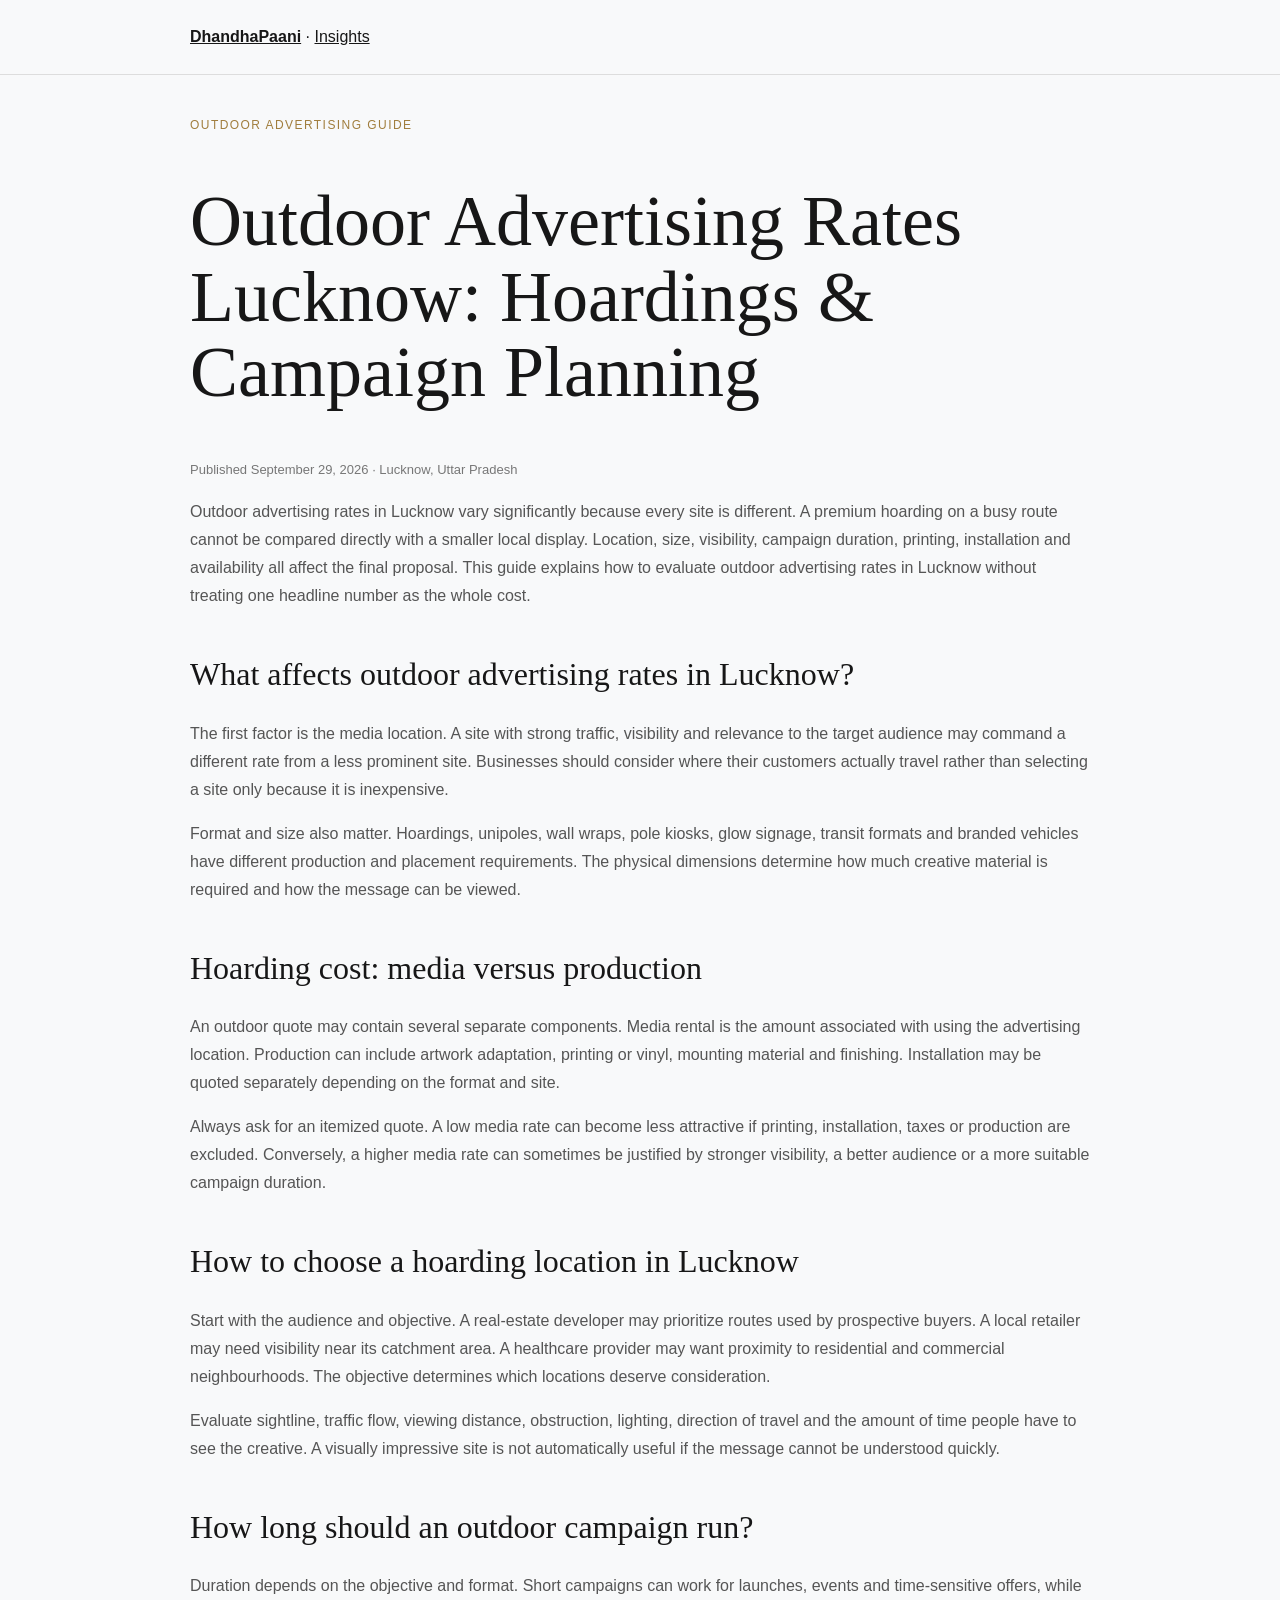
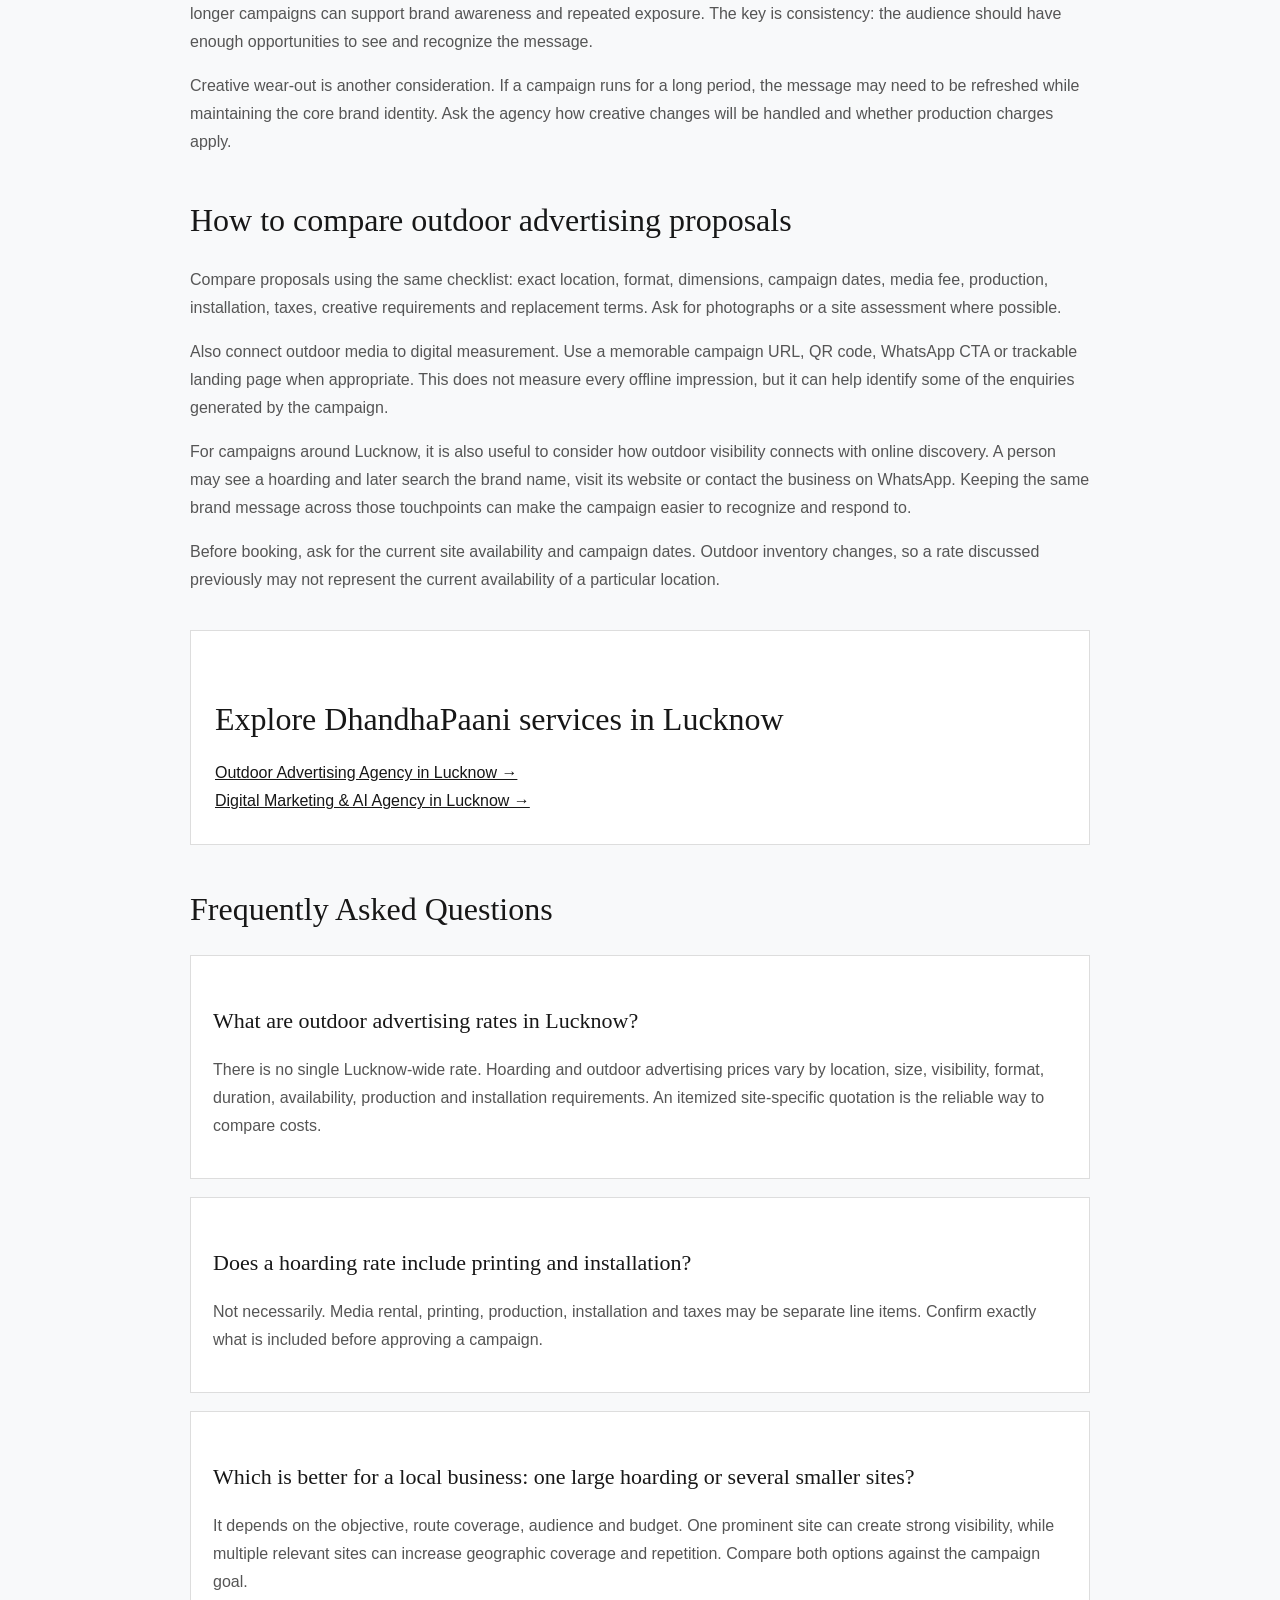
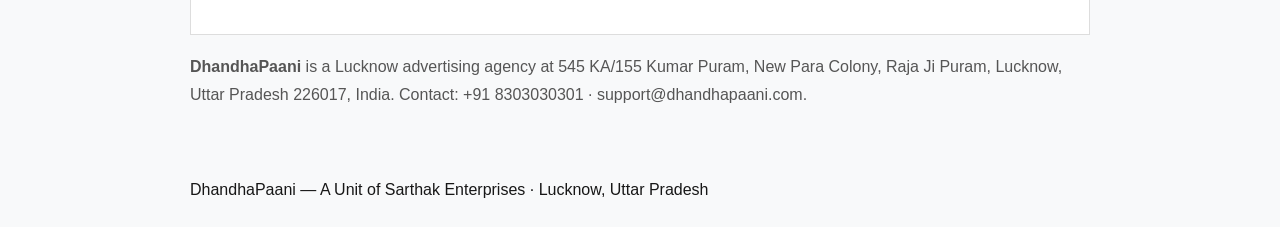
<file: blogs/outdoor-advertising-rates-lucknow-hoardings/index.html>
<!doctype html><html lang="en"><head><meta charset="utf-8"><meta name="viewport" content="width=device-width,initial-scale=1"><title>Outdoor Advertising Rates Lucknow: Hoardings, Factors & Planning Guide | DhandhaPaani</title><meta name="description" content="Outdoor advertising rates in Lucknow depend on location, size, duration, visibility, production and installation. Learn how to compare hoarding proposals."><link rel="canonical" href="https://dhandhapaani.com/blogs/outdoor-advertising-rates-lucknow-hoardings/"><meta name="robots" content="index,follow,max-image-preview:large,max-snippet:-1,max-video-preview:-1"><meta property="og:type" content="article"><meta property="og:site_name" content="DhandhaPaani.com"><meta property="og:title" content="Outdoor Advertising Rates Lucknow: Hoardings, Factors & Planning Guide | DhandhaPaani"><meta property="og:description" content="Outdoor advertising rates in Lucknow depend on location, size, duration, visibility, production and installation. Learn how to compare hoarding proposals."><meta property="og:url" content="https://dhandhapaani.com/blogs/outdoor-advertising-rates-lucknow-hoardings/"><meta property="og:image" content="https://dhandhapaani.com/work/work-01.jpg"><script type="application/ld+json">{"@context":"https://schema.org","@type":"FAQPage","mainEntity":[{"@type":"Question","name":"What are outdoor advertising rates in Lucknow?","acceptedAnswer":{"@type":"Answer","text":"There is no single Lucknow-wide rate. Hoarding and outdoor advertising prices vary by location, size, visibility, format, duration, availability, production and installation requirements. An itemized site-specific quotation is the reliable way to compare costs."}},{"@type":"Question","name":"Does a hoarding rate include printing and installation?","acceptedAnswer":{"@type":"Answer","text":"Not necessarily. Media rental, printing, production, installation and taxes may be separate line items. Confirm exactly what is included before approving a campaign."}},{"@type":"Question","name":"Which is better for a local business: one large hoarding or several smaller sites?","acceptedAnswer":{"@type":"Answer","text":"It depends on the objective, route coverage, audience and budget. One prominent site can create strong visibility, while multiple relevant sites can increase geographic coverage and repetition. Compare both options against the campaign goal."}}]}</script><style>body{font-family:Arial,sans-serif;margin:0;background:#f8f9fa;color:#171717}header,main,footer{padding:28px 7%}.wrap{max-width:900px;margin:auto}header{border-bottom:1px solid #ddd}a{color:#171717}h1,h2,h3{font-family:Georgia,serif;font-weight:400}h1{font-size:clamp(42px,7vw,72px);line-height:1.05}h2{font-size:32px;margin-top:46px}h3{font-size:22px;margin-top:30px}p,li{line-height:1.75;color:#555}.tag{font-size:12px;letter-spacing:.12em;text-transform:uppercase;color:#a07d3d}.answer{background:#fff;border:1px solid #ddd;padding:22px;margin:18px 0}.links{background:#fff;border:1px solid #ddd;padding:24px;margin-top:36px}.links a{display:block;margin:10px 0}.date{font-size:13px;color:#777}@media(max-width:700px){header,main,footer{padding:22px 6%}}</style></head><body><header><div class="wrap"><a href="/"><b>DhandhaPaani</b></a> · <a href="/blogs/">Insights</a></div></header><main class="wrap"><p class="tag">Outdoor Advertising Guide</p><h1>Outdoor Advertising Rates Lucknow: Hoardings & Campaign Planning</h1><p class="date">Published September 29, 2026 · Lucknow, Uttar Pradesh</p><p>Outdoor advertising rates in Lucknow vary significantly because every site is different. A premium hoarding on a busy route cannot be compared directly with a smaller local display. Location, size, visibility, campaign duration, printing, installation and availability all affect the final proposal. This guide explains how to evaluate outdoor advertising rates in Lucknow without treating one headline number as the whole cost.</p><section><h2>What affects outdoor advertising rates in Lucknow?</h2><p>The first factor is the media location. A site with strong traffic, visibility and relevance to the target audience may command a different rate from a less prominent site. Businesses should consider where their customers actually travel rather than selecting a site only because it is inexpensive.</p><p>Format and size also matter. Hoardings, unipoles, wall wraps, pole kiosks, glow signage, transit formats and branded vehicles have different production and placement requirements. The physical dimensions determine how much creative material is required and how the message can be viewed.</p></section><section><h2>Hoarding cost: media versus production</h2><p>An outdoor quote may contain several separate components. Media rental is the amount associated with using the advertising location. Production can include artwork adaptation, printing or vinyl, mounting material and finishing. Installation may be quoted separately depending on the format and site.</p><p>Always ask for an itemized quote. A low media rate can become less attractive if printing, installation, taxes or production are excluded. Conversely, a higher media rate can sometimes be justified by stronger visibility, a better audience or a more suitable campaign duration.</p></section><section><h2>How to choose a hoarding location in Lucknow</h2><p>Start with the audience and objective. A real-estate developer may prioritize routes used by prospective buyers. A local retailer may need visibility near its catchment area. A healthcare provider may want proximity to residential and commercial neighbourhoods. The objective determines which locations deserve consideration.</p><p>Evaluate sightline, traffic flow, viewing distance, obstruction, lighting, direction of travel and the amount of time people have to see the creative. A visually impressive site is not automatically useful if the message cannot be understood quickly.</p></section><section><h2>How long should an outdoor campaign run?</h2><p>Duration depends on the objective and format. Short campaigns can work for launches, events and time-sensitive offers, while longer campaigns can support brand awareness and repeated exposure. The key is consistency: the audience should have enough opportunities to see and recognize the message.</p><p>Creative wear-out is another consideration. If a campaign runs for a long period, the message may need to be refreshed while maintaining the core brand identity. Ask the agency how creative changes will be handled and whether production charges apply.</p></section><section><h2>How to compare outdoor advertising proposals</h2><p>Compare proposals using the same checklist: exact location, format, dimensions, campaign dates, media fee, production, installation, taxes, creative requirements and replacement terms. Ask for photographs or a site assessment where possible.</p><p>Also connect outdoor media to digital measurement. Use a memorable campaign URL, QR code, WhatsApp CTA or trackable landing page when appropriate. This does not measure every offline impression, but it can help identify some of the enquiries generated by the campaign.</p><p>For campaigns around Lucknow, it is also useful to consider how outdoor visibility connects with online discovery. A person may see a hoarding and later search the brand name, visit its website or contact the business on WhatsApp. Keeping the same brand message across those touchpoints can make the campaign easier to recognize and respond to.</p><p>Before booking, ask for the current site availability and campaign dates. Outdoor inventory changes, so a rate discussed previously may not represent the current availability of a particular location.</p></section><section class="links"><h2>Explore DhandhaPaani services in Lucknow</h2><a href="/outdoor-advertising/">Outdoor Advertising Agency in Lucknow →</a><a href="/digital-marketing-ai/">Digital Marketing &amp; AI Agency in Lucknow →</a></section><section><h2>Frequently Asked Questions</h2><div class="answer"><h3>What are outdoor advertising rates in Lucknow?</h3><p>There is no single Lucknow-wide rate. Hoarding and outdoor advertising prices vary by location, size, visibility, format, duration, availability, production and installation requirements. An itemized site-specific quotation is the reliable way to compare costs.</p></div><div class="answer"><h3>Does a hoarding rate include printing and installation?</h3><p>Not necessarily. Media rental, printing, production, installation and taxes may be separate line items. Confirm exactly what is included before approving a campaign.</p></div><div class="answer"><h3>Which is better for a local business: one large hoarding or several smaller sites?</h3><p>It depends on the objective, route coverage, audience and budget. One prominent site can create strong visibility, while multiple relevant sites can increase geographic coverage and repetition. Compare both options against the campaign goal.</p></div></section><p><strong>DhandhaPaani</strong> is a Lucknow advertising agency at 545 KA/155 Kumar Puram, New Para Colony, Raja Ji Puram, Lucknow, Uttar Pradesh 226017, India. Contact: +91 8303030301 · support@dhandhapaani.com.</p></main><footer><div class="wrap">DhandhaPaani — A Unit of Sarthak Enterprises · Lucknow, Uttar Pradesh</div></footer></body></html>
</file>
<file: styles.css>
@import url('https://fonts.googleapis.com/css2?family=DM+Sans:wght@400;500;600;700&family=DM+Serif+Display&display=swap');
:root{--ink:#101010;--muted:#686868;--paper:#f7f6f2;--line:#ddd9d0;--gold:#9b7a3c;--white:#fff}*{box-sizing:border-box}html{scroll-behavior:smooth}body{margin:0;background:var(--paper);color:var(--ink);font-family:'DM Sans',Arial,sans-serif}a{color:inherit}img{display:block;max-width:100%}.wrap{width:min(1240px,calc(100% - 96px));margin:auto}.nav{position:sticky;top:0;z-index:20;background:rgba(247,246,242,.92);backdrop-filter:blur(14px);border-bottom:1px solid var(--line)}.navin{height:78px;display:flex;align-items:center;justify-content:space-between}.brand{font-weight:700;font-size:25px;letter-spacing:-.04em}.links{display:flex;align-items:center;gap:28px;font-size:12px;text-transform:uppercase;letter-spacing:.12em}.links a{text-decoration:none}.talk{background:#000;color:#fff;padding:13px 19px;text-decoration:none}.hero{padding:92px 0 72px;display:grid;grid-template-columns:1.02fr .98fr;gap:70px;align-items:end}.eyebrow{font-size:11px;letter-spacing:.17em;text-transform:uppercase;color:var(--gold);font-weight:600}.hero h1{font:400 clamp(58px,8vw,112px)/.9 'DM Serif Display',Georgia,serif;letter-spacing:-.045em;margin:20px 0 30px}.hero h1 em{color:var(--gold);font-style:normal}.lead{font-size:18px;line-height:1.65;color:var(--muted);max-width:650px}.actions{display:flex;gap:12px;margin-top:30px;flex-wrap:wrap}.button{display:inline-block;padding:15px 21px;background:#000;color:#fff;text-decoration:none;font-size:12px;letter-spacing:.1em;text-transform:uppercase}.button.alt{background:transparent;color:#000;border:1px solid #bbb5aa}.heroimg{height:610px;overflow:hidden;background:#ddd}.heroimg img{width:100%;height:100%;object-fit:cover}.ticker{border-top:1px solid var(--line);border-bottom:1px solid var(--line);display:flex;justify-content:space-between;gap:18px;padding:16px 0;font-size:11px;text-transform:uppercase;letter-spacing:.12em;color:#4e4e4e}.section{padding:120px 0}.sectionhead{display:flex;justify-content:space-between;gap:30px;align-items:end;margin-bottom:45px}.section h2{font:400 clamp(42px,5vw,70px)/.95 'DM Serif Display',Georgia,serif;letter-spacing:-.035em;margin:10px 0}.sectionhead p{max-width:430px;color:var(--muted);line-height:1.7}.services{display:grid;grid-template-columns:repeat(5,1fr);border-top:1px solid var(--line)}.service{padding:28px 20px 28px 0;border-bottom:1px solid var(--line);min-height:210px}.service+.service{padding-left:20px;border-left:1px solid var(--line)}.num{color:var(--gold);font-size:11px;letter-spacing:.15em}.service h3{font-size:22px;margin:50px 0 12px}.service p{font-size:14px;line-height:1.6;color:var(--muted)}.workgrid{display:grid;grid-template-columns:1.35fr .65fr;gap:22px}.workcard{position:relative;overflow:hidden;background:#ddd}.workcard.large{height:650px}.workcard.small{height:310px}.workcard img{width:100%;height:100%;object-fit:cover;transition:transform .6s}.workcard:hover img{transform:scale(1.04)}.workstack{display:grid;gap:22px}.workmeta{position:absolute;left:24px;right:24px;bottom:20px;color:#fff;z-index:2;display:flex;justify-content:space-between;align-items:end}.workmeta h3{font:400 30px 'DM Serif Display',Georgia,serif;margin:4px 0}.workmeta span{font-size:10px;text-transform:uppercase;letter-spacing:.15em}.workcard:after{content:'';position:absolute;inset:40% 0 0;background:linear-gradient(transparent,rgba(0,0,0,.72))}.industries{display:grid;grid-template-columns:repeat(4,1fr);border-top:1px solid var(--line)}.industry{padding:23px 12px;border-bottom:1px solid var(--line);font-size:16px}.industry:nth-child(4n+2),.industry:nth-child(4n+3),.industry:nth-child(4n+4){border-left:1px solid var(--line)}.about{background:#111;color:#fff}.about .eyebrow{color:#c5a059}.about p{color:#bdbdbd;line-height:1.8;max-width:720px;font-size:18px}.contact{display:grid;grid-template-columns:1fr 1fr;gap:70px}.contact h2{font-size:76px}.contactbox{border-top:1px solid var(--line);padding-top:25px}.label{font-size:10px;text-transform:uppercase;letter-spacing:.16em;color:var(--gold);margin-top:22px}.value{font-size:18px;margin-top:6px;line-height:1.6}.footer{background:#080808;color:#fff;padding:65px 0 28px}.footergrid{display:grid;grid-template-columns:2fr 1fr 1fr 1.3fr;gap:35px}.footer .brand{font-size:30px}.footer p,.footer a{color:#aaa;font-size:13px;line-height:1.7}.footer a{text-decoration:none}.legal{border-top:1px solid #282828;margin-top:55px;padding-top:20px;color:#777;font-size:11px;display:flex;justify-content:space-between}.mobilemenu{display:none}.social{display:flex;gap:14px;margin-top:18px}.social a{border:1px solid #333;padding:9px 12px;color:#fff}.mobileonly{display:none}@media(max-width:900px){.wrap{width:min(100% - 36px,700px)}.links{display:none}.mobilemenu{display:block;border:0;background:none;font-size:26px}.mobileonly{display:block}.hero{grid-template-columns:1fr;gap:40px;padding-top:60px}.heroimg{height:430px}.ticker{overflow:auto;white-space:nowrap}.services{grid-template-columns:1fr}.service{padding:25px 0}.service+.service{padding-left:0;border-left:0}.service h3{margin:30px 0 10px}.workgrid{grid-template-columns:1fr}.workcard.large{height:480px}.workcard.small{height:260px}.industries{grid-template-columns:1fr 1fr}.industry:nth-child(4n+2),.industry:nth-child(4n+3),.industry:nth-child(4n+4){border-left:0}.industry:nth-child(odd){border-right:1px solid var(--line)}.contact{grid-template-columns:1fr;gap:40px}.contact h2{font-size:54px}.footergrid{grid-template-columns:1fr 1fr}.legal{display:block}.legal span{display:block;margin-top:8px}}@media(max-width:520px){.hero h1{font-size:58px}.lead{font-size:16px}.heroimg{height:350px}.section{padding:80px 0}.sectionhead{display:block}.sectionhead p{margin-top:20px}.industries{grid-template-columns:1fr}.industry:nth-child(odd){border-right:0}.footergrid{grid-template-columns:1fr}.contact h2{font-size:46px}.ticker{gap:28px}.workmeta h3{font-size:24px}}
</file>
